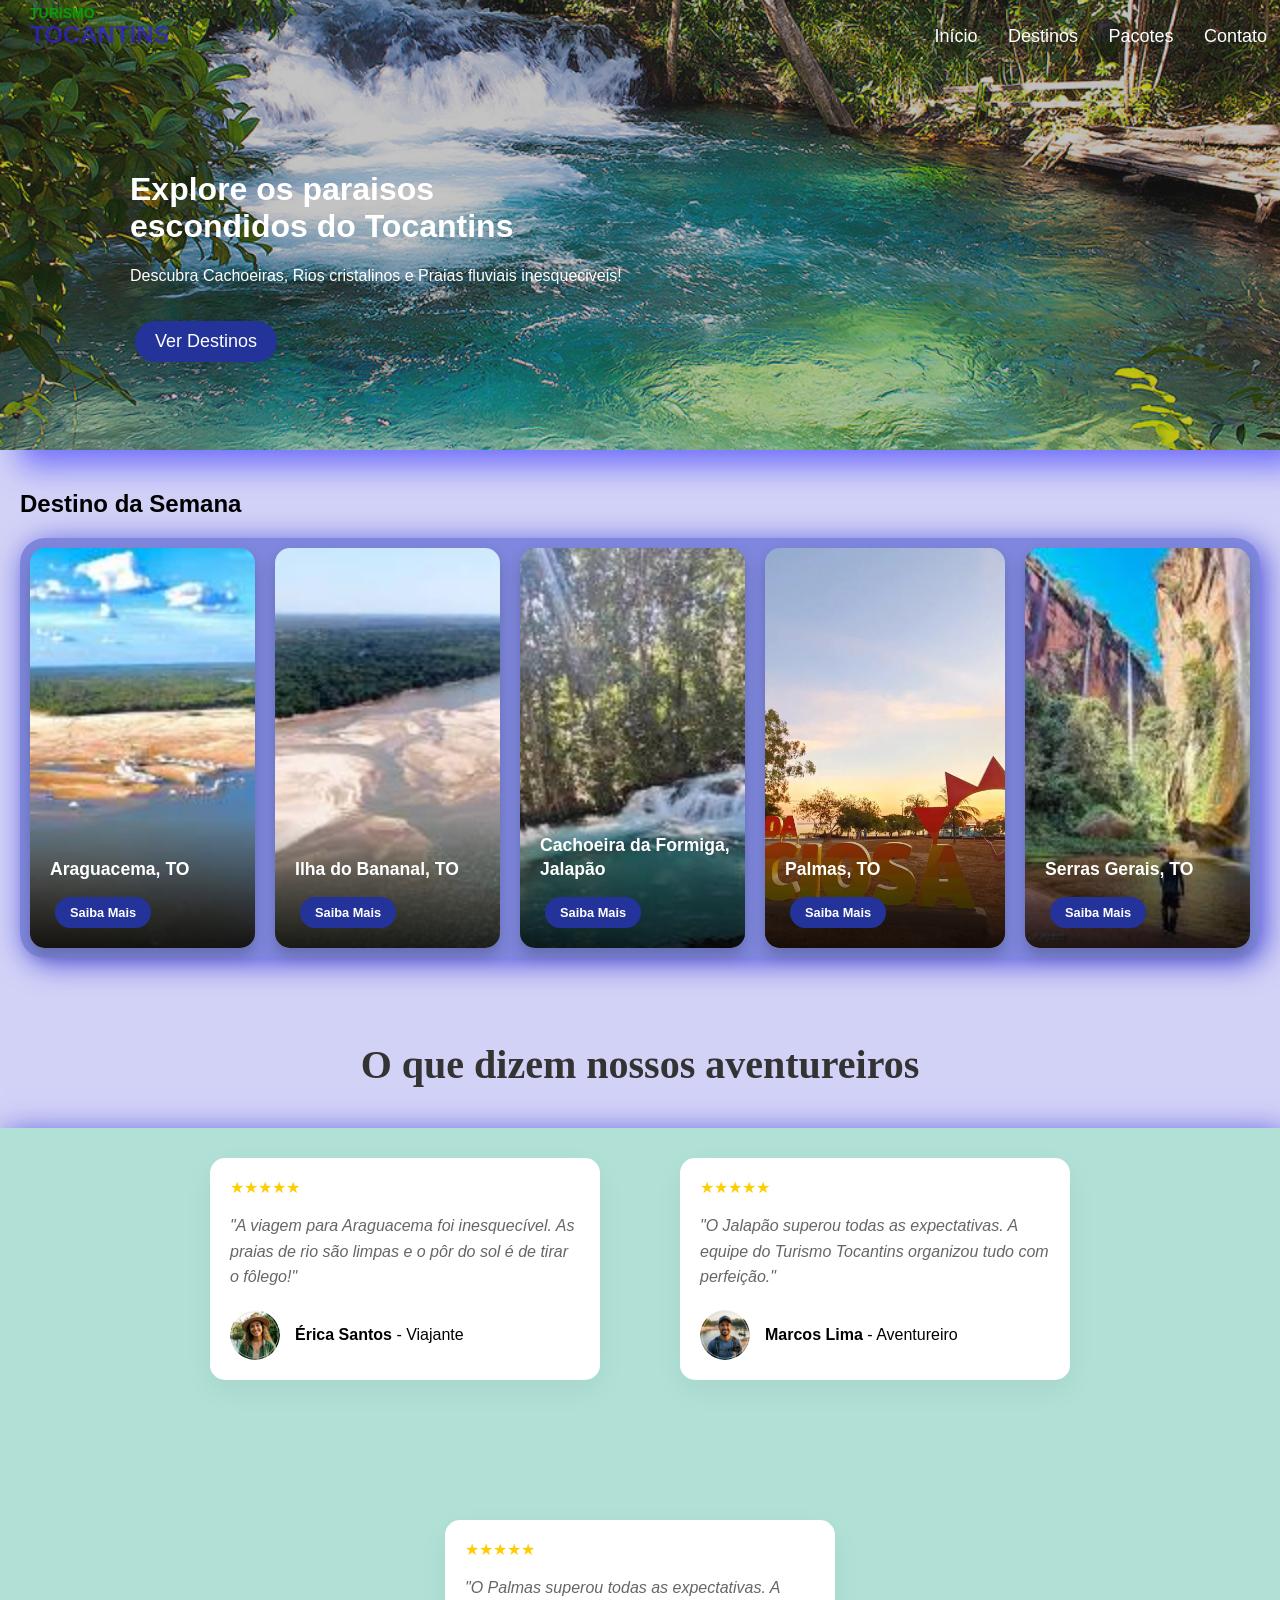
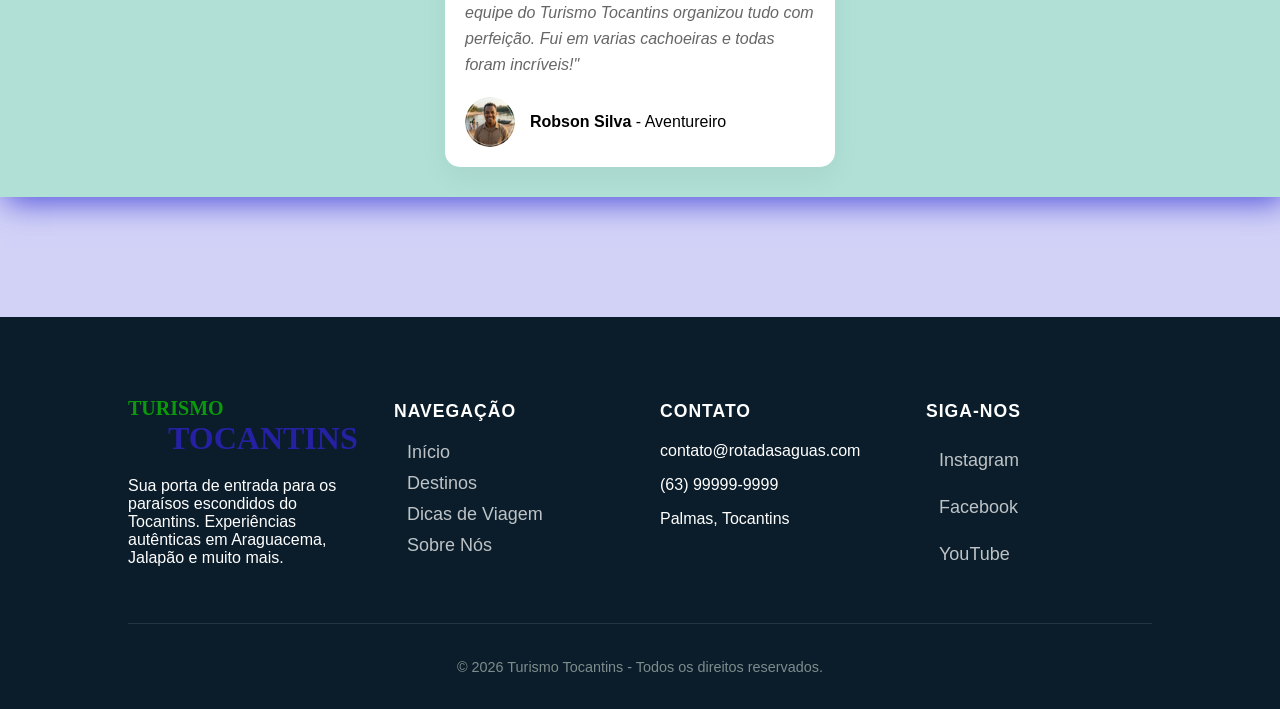
<file: index.html>
<!DOCTYPE html>
<html lang="en">

<head>
    <meta charset="UTF-8">
    <meta name="viewport" content="width=device-width, initial-scale=1.0">
    <link rel="stylesheet" href="CSS/Style.CSS">
    <title>Turismo Tocantins</title>
</head>

<body>
    
    <div class="Cabecario">
        <img src="Img/1d64be2c4c68d1dbaa2457e0d73cc361.png" alt="" class="img-fundo">
        <div class="Titulo">
            <p>TURISMO
            <h1>TOCANTINS</h1>
            </p>
        </div>
        <div class="logo">
            <div class="Texto-cabecario">
                <h1>Explore os paraisos<br>escondidos do Tocantins </h1>
                <p>Descubra Cachoeiras, Rios cristalinos e Praias fluviais inesqueciveis!</p>
                <a href="#" class="btn-cabecario">Ver Destinos</a>
            </div>
        </div>

        <nav class="menu">
            <ul>
                <a href="#">Início</a>
                <a href="#">Destinos</a>
                <a href="#">Pacotes</a>
                <a href="#">Contato</a>
            </ul>
        </nav>
    </div>

    
    <div class="Destaques">
        <div class="cards">
            <section class="destino-semana">
                <h1 class="Titulo-destaque">Destino da Semana</h1>

                <div class="cards-container">

                    <article class="card-destino">
                        <img src="Img/Araguacema/images.jpg" alt="Araguacema, TO">
                        <div class="card-overlay">
                            <h3>Araguacema, TO</h3>
                            <a href="Paginas/Araguacema.html" class="btn-saiba-mais">Saiba Mais</a>
                        </div>
                    </article>

                    <article class="card-destino">
                        <img src="Img/Ilha do Bananal/images.jpg" alt="Ilha do Bananal">
                        <div class="card-overlay">
                            <h3>Ilha do Bananal, TO</h3>
                            <a href="Paginas/Ilha do Bananal.html" class="btn-saiba-mais">Saiba Mais</a>
                        </div>
                    </article>

                    <article class="card-destino">
                        <img src="Img/Jalapão/Cachoeira da Formiga/images.jpg" alt="Cachoeira da Formiga, Jalapão">
                        <div class="card-overlay">
                            <h3>Cachoeira da Formiga, Jalapão</h3>
                            <a href="Paginas/Jalapão.html" class="btn-saiba-mais">Saiba Mais</a>
                        </div>
                    </article>

                    <article class="card-destino">
                        <img src="Img/Palmas/20230703_1345241-1024x768.webp" alt="Palmas, TO">
                        <div class="card-overlay">
                            <h3>Palmas, TO</h3>
                            <a href="Paginas/Palmas.html" class="btn-saiba-mais">Saiba Mais</a>
                        </div>
                    </article>

                    <article class="card-destino">
                        <img src="Img/Serras Gerais/images.jpg" alt="Serras Gerais, TO">
                        <div class="card-overlay">
                            <h3>Serras Gerais, TO</h3>
                            <a href="Paginas/Serras Gerais.html" class="btn-saiba-mais">Saiba Mais</a>
                        </div>
                    </article>

                </div>

            </section>
        </div>
    </div>
    
    <div class="depoimentos-section">
        <section class="depoimentos">
            <h2 class="titulo-secao">O que dizem nossos aventureiros</h2>

            <div class="depoimentos-container">
                <div class="depoimento-card">
                    <div class="estrelas">★★★★★</div>
                    <p>"A viagem para Araguacema foi inesquecível. As praias de rio são limpas e o pôr do sol é de
                        tirar o fôlego!"</p>
                    <div class="cliente">
                        <img src="Img/Personas/Erika.jpg" alt="Foto de Érica">
                        <span><strong>Érica Santos</strong> - Viajante</span>
                    </div>
                </div>

                <div class="depoimento-card">
                    <div class="estrelas">★★★★★</div>
                    <p>"O Jalapão superou todas as expectativas. A equipe do Turismo Tocantins organizou tudo com
                        perfeição."</p>
                    <div class="cliente">
                        <img src="Img/Personas/Marcos.jpg" alt="Foto de Marcos">
                        <span><strong>Marcos Lima</strong> - Aventureiro</span>
                    </div>
                </div>

                <div class="depoimento-card">
                    <div class="estrelas">★★★★★</div>
                    <p>"O Palmas superou todas as expectativas. A equipe do Turismo Tocantins organizou tudo com
                        perfeição. Fui em varias cachoeiras e todas foram incríveis!"</p>
                    <div class="cliente">
                        <img src="Img/Personas/Robson.jpg" alt="Foto de Robson">
                        <span><strong>Robson Silva</strong> - Aventureiro</span>
                    </div>
                </div>
            </div>
        </section>
    </div>

    
    <footer class="rodape-principal">
        <div class="rodape-container">

            <div class="rodape-coluna">
                <h3 class="logo-rodape">TURISMO <br><span>TOCANTINS</span></h3>
                <p>Sua porta de entrada para os paraísos escondidos do Tocantins. Experiências autênticas em Araguacema,
                    Jalapão e muito mais.</p>
            </div>

            <div class="rodape-coluna">
                <h4>Navegação</h4>
                <ul>
                    <li><a href="#">Início</a></li>
                    <li><a href="#">Destinos</a></li>
                    <li><a href="#">Dicas de Viagem</a></li>
                    <li><a href="#">Sobre Nós</a></li>
                </ul>
            </div>

            <div class="rodape-coluna">
                <h4>Contato</h4>
                <p> contato@rotadasaguas.com</p>
                <p> (63) 99999-9999</p>
                <p> Palmas, Tocantins</p>
            </div>

            <div class="rodape-coluna">
                <h4>Siga-nos</h4>
                <div class="redes-sociais">
                    <a href="#">Instagram</a>
                    <a href="#">Facebook</a>
                    <a href="#">YouTube</a>
                </div>
            </div>
        </div>

        <div class="rodape-direitos">
            <p>&copy; 2026 Turismo Tocantins - Todos os direitos reservados.</p>
        </div>
    </footer>
</body>

</html>
</file>
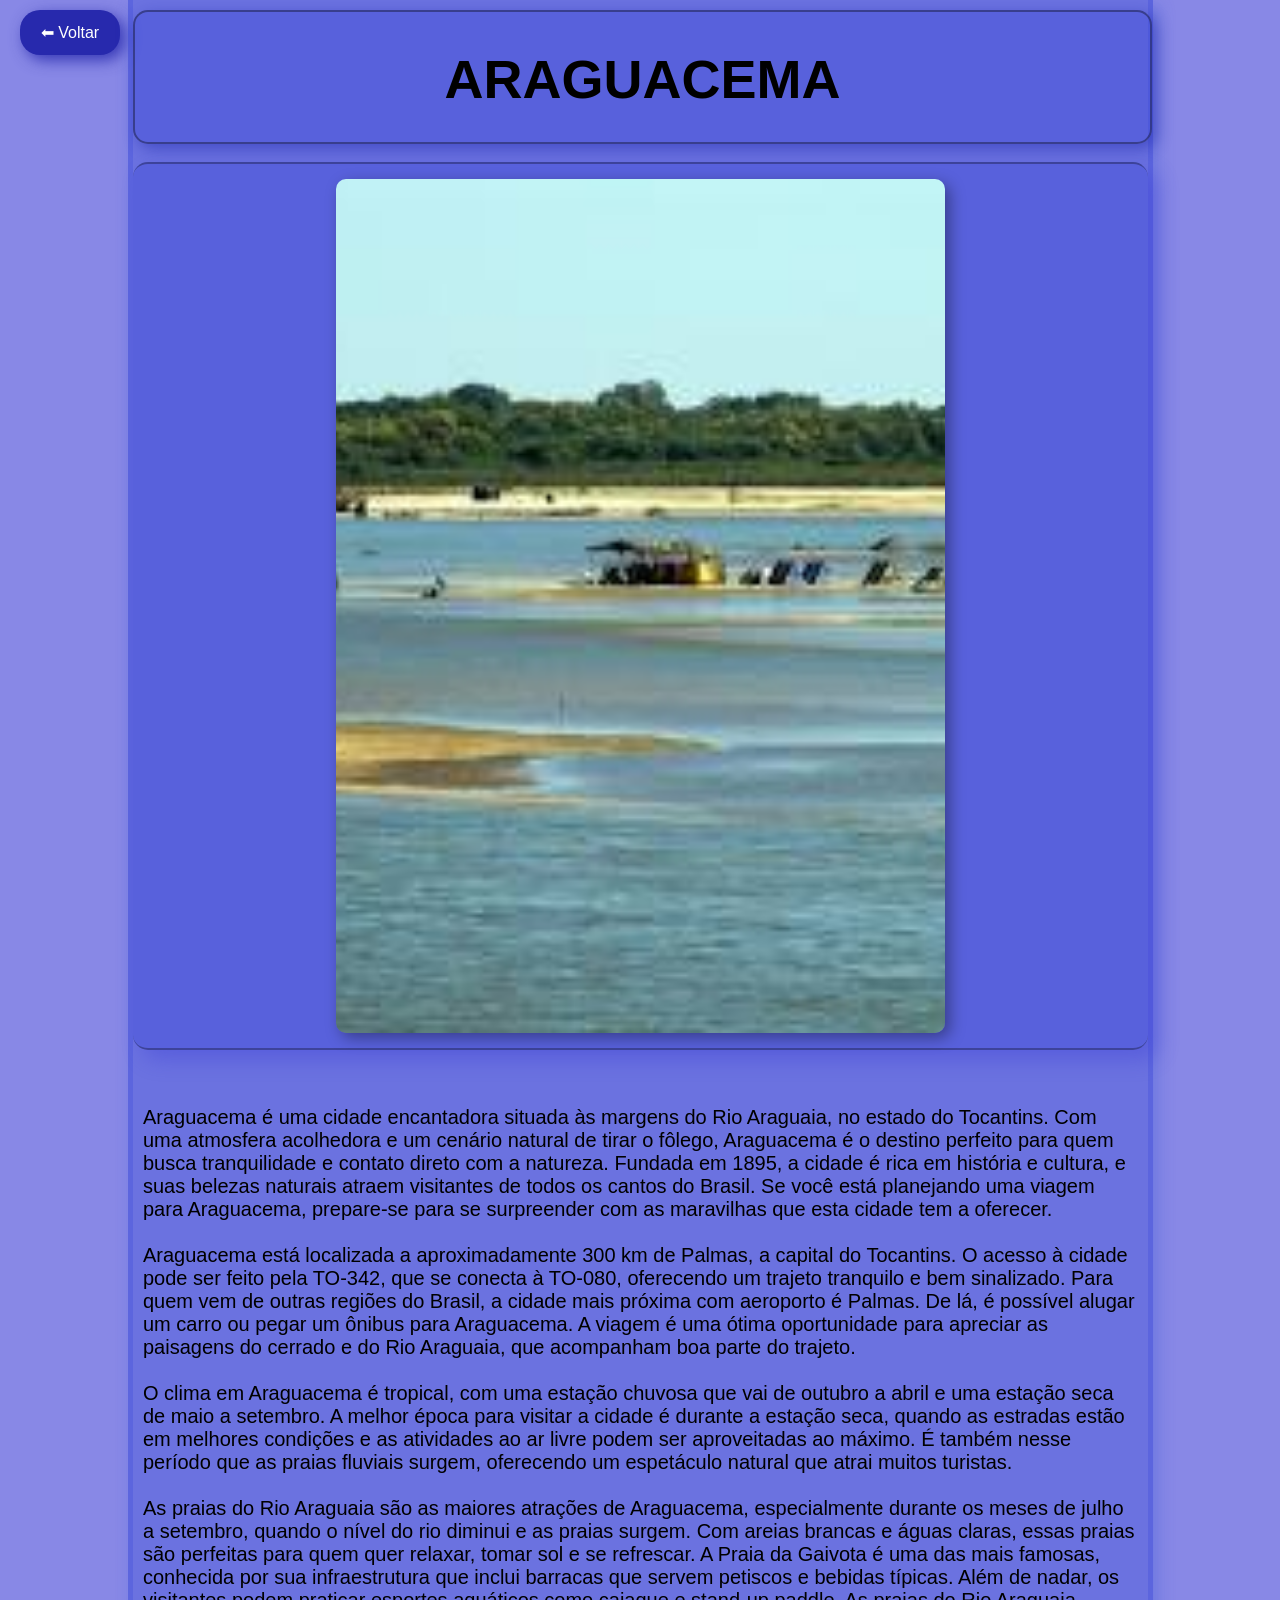
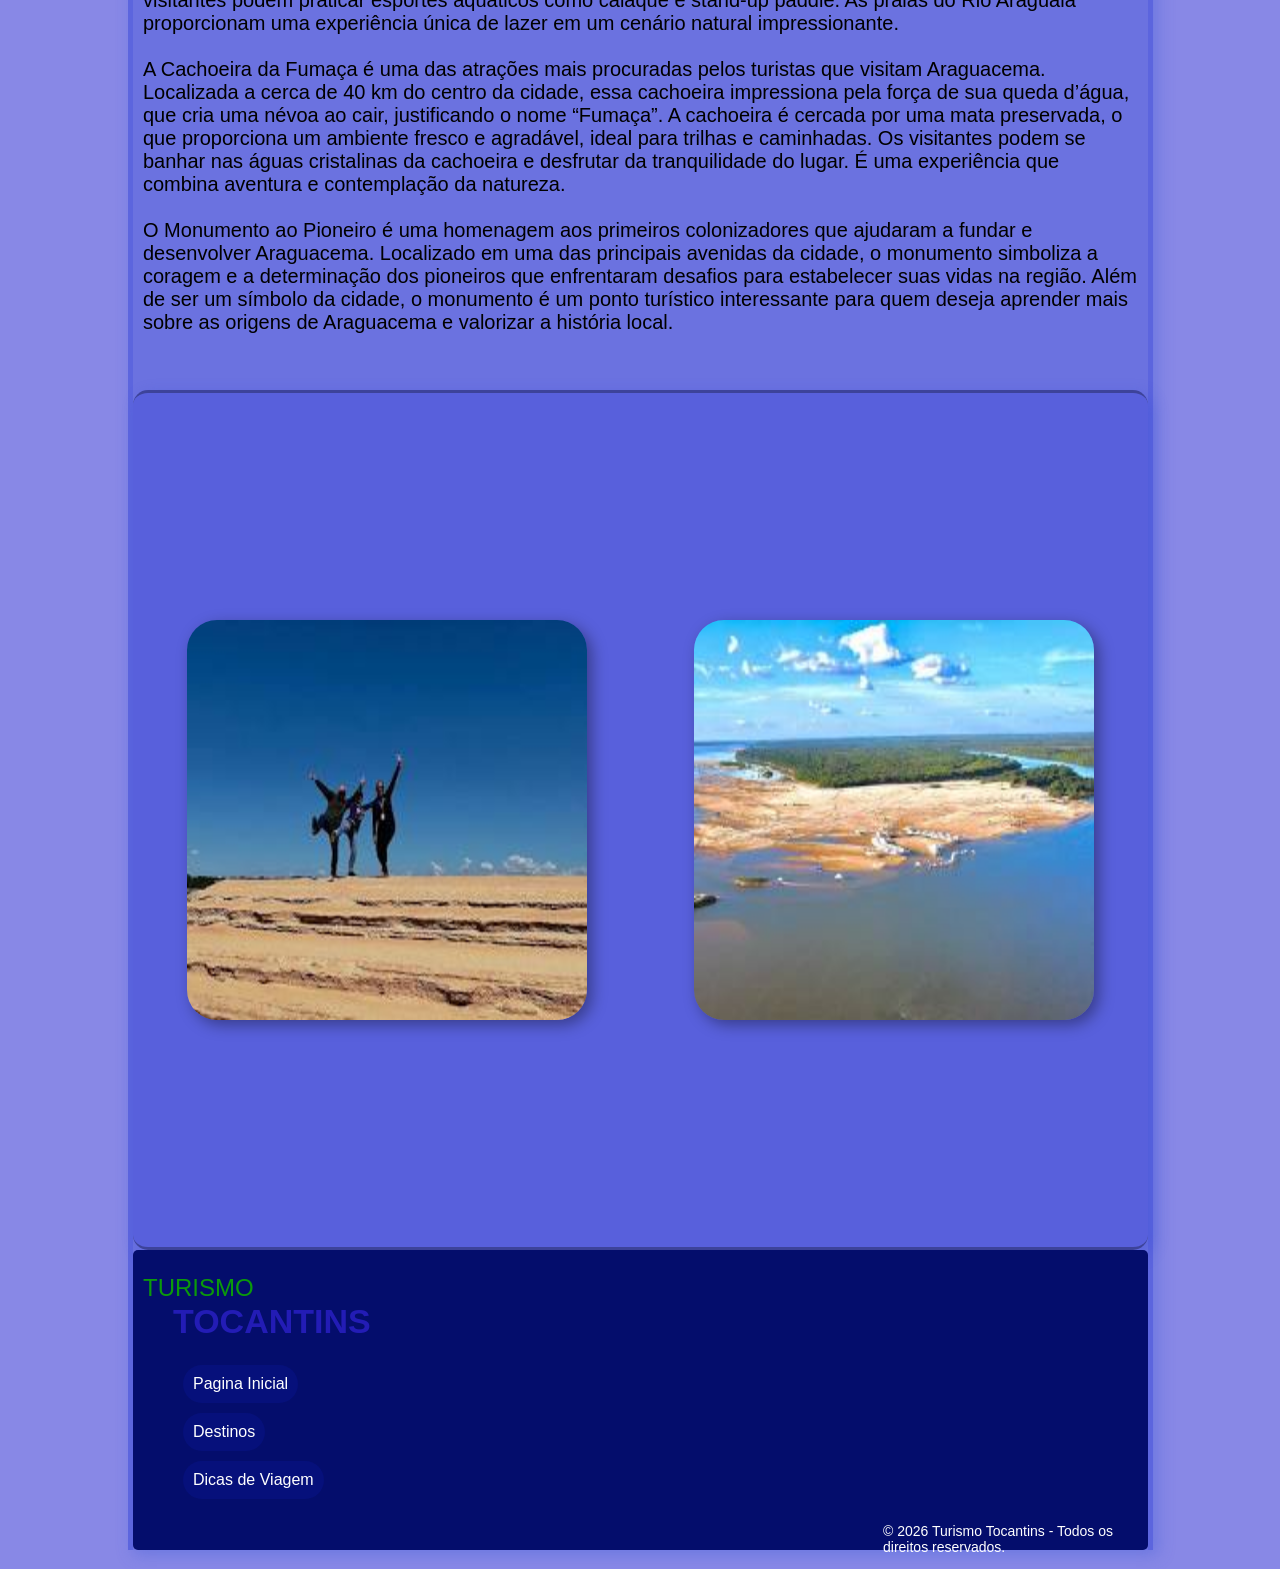
<file: Paginas/Araguacema.html>
<!DOCTYPE html>
<html lang="en">

<head>
    <meta charset="UTF-8">
    <meta name="viewport" content="width=device-width, initial-scale=1.0">
    <title>Araguacema</title>
    <link rel="stylesheet" href="CSS/Style.CSS">
</head>

<body>

    <div>

        <div class="esquerda">
            <a href="../index.html" class="Voltar">⬅ Voltar</a>
        </div>

        <div class="meio">
            <div class="jalapa">
                <h1>ARAGUACEMA</h1>
            </div>
            <br>
            <div class="imagem1">
                <img src="Img/Araguacema/images3.jpg" alt="" class="img-destaque">
            </div>
            <br><br>
            <p>Araguacema é uma cidade encantadora situada às margens do Rio Araguaia, no estado do Tocantins. Com uma
                atmosfera acolhedora e um cenário natural de tirar o fôlego, Araguacema é o destino perfeito para quem
                busca tranquilidade e contato direto com a natureza. Fundada em 1895, a cidade é rica em história e
                cultura, e suas belezas naturais atraem visitantes de todos os cantos do Brasil. Se você está planejando
                uma viagem para Araguacema, prepare-se para se surpreender com as maravilhas que esta cidade tem a
                oferecer.
                <br><br>
                Araguacema está localizada a aproximadamente 300 km de Palmas, a capital do Tocantins. O acesso à cidade
                pode ser feito pela TO-342, que se conecta à TO-080, oferecendo um trajeto tranquilo e bem sinalizado.
                Para quem vem de outras regiões do Brasil, a cidade mais próxima com aeroporto é Palmas. De lá, é
                possível alugar um carro ou pegar um ônibus para Araguacema. A viagem é uma ótima oportunidade para
                apreciar as paisagens do cerrado e do Rio Araguaia, que acompanham boa parte do trajeto.
                <br><br>
                O clima em Araguacema é tropical, com uma estação chuvosa que vai de outubro a abril e uma estação seca
                de maio a setembro. A melhor época para visitar a cidade é durante a estação seca, quando as estradas
                estão em melhores condições e as atividades ao ar livre podem ser aproveitadas ao máximo. É também nesse
                período que as praias fluviais surgem, oferecendo um espetáculo natural que atrai muitos turistas.
                <br><br>
                As praias do Rio Araguaia são as maiores atrações de Araguacema, especialmente durante os meses de julho
                a setembro, quando o nível do rio diminui e as praias surgem. Com areias brancas e águas claras, essas
                praias são perfeitas para quem quer relaxar, tomar sol e se refrescar. A Praia da Gaivota é uma das mais
                famosas, conhecida por sua infraestrutura que inclui barracas que servem petiscos e bebidas típicas.
                Além de nadar, os visitantes podem praticar esportes aquáticos como caiaque e stand-up paddle. As praias
                do Rio Araguaia proporcionam uma experiência única de lazer em um cenário natural impressionante.
                <br><br>
                A Cachoeira da Fumaça é uma das atrações mais procuradas pelos turistas que visitam Araguacema.
                Localizada a cerca de 40 km do centro da cidade, essa cachoeira impressiona pela força de sua queda
                d’água, que cria uma névoa ao cair, justificando o nome “Fumaça”. A cachoeira é cercada por uma mata
                preservada, o que proporciona um ambiente fresco e agradável, ideal para trilhas e caminhadas. Os
                visitantes podem se banhar nas águas cristalinas da cachoeira e desfrutar da tranquilidade do lugar. É
                uma experiência que combina aventura e contemplação da natureza.
                <br><br>
                O Monumento ao Pioneiro é uma homenagem aos primeiros colonizadores que ajudaram a fundar e desenvolver
                Araguacema. Localizado em uma das principais avenidas da cidade, o monumento simboliza a coragem e a
                determinação dos pioneiros que enfrentaram desafios para estabelecer suas vidas na região. Além de ser
                um símbolo da cidade, o monumento é um ponto turístico interessante para quem deseja aprender mais sobre
                as origens de Araguacema e valorizar a história local.
            </p>
            <br><br>
            <div class="imagem">
                <img src="Img/Araguacema/images2.jpg" alt="">
                <img src="Img/Araguacema/images.jpg" alt="">
            </div>

            <div class="rodape">
                <div class="turismo">
                    <p>TURISMO <br><b>TOCANTINS</b></p>
                </div>

                <a href="../index.html">Pagina Inicial</a>
                <a href="#">Destinos</a>
                <a href="#" class="dicas">Dicas de Viagem</a>

                <div class="copy">
                    <p>&copy; 2026 Turismo Tocantins - Todos os direitos reservados.</p>
                </div>
            </div>
        </div>


        <div class="direita">

        </div>
    </div>
</body>

</html>
</file>
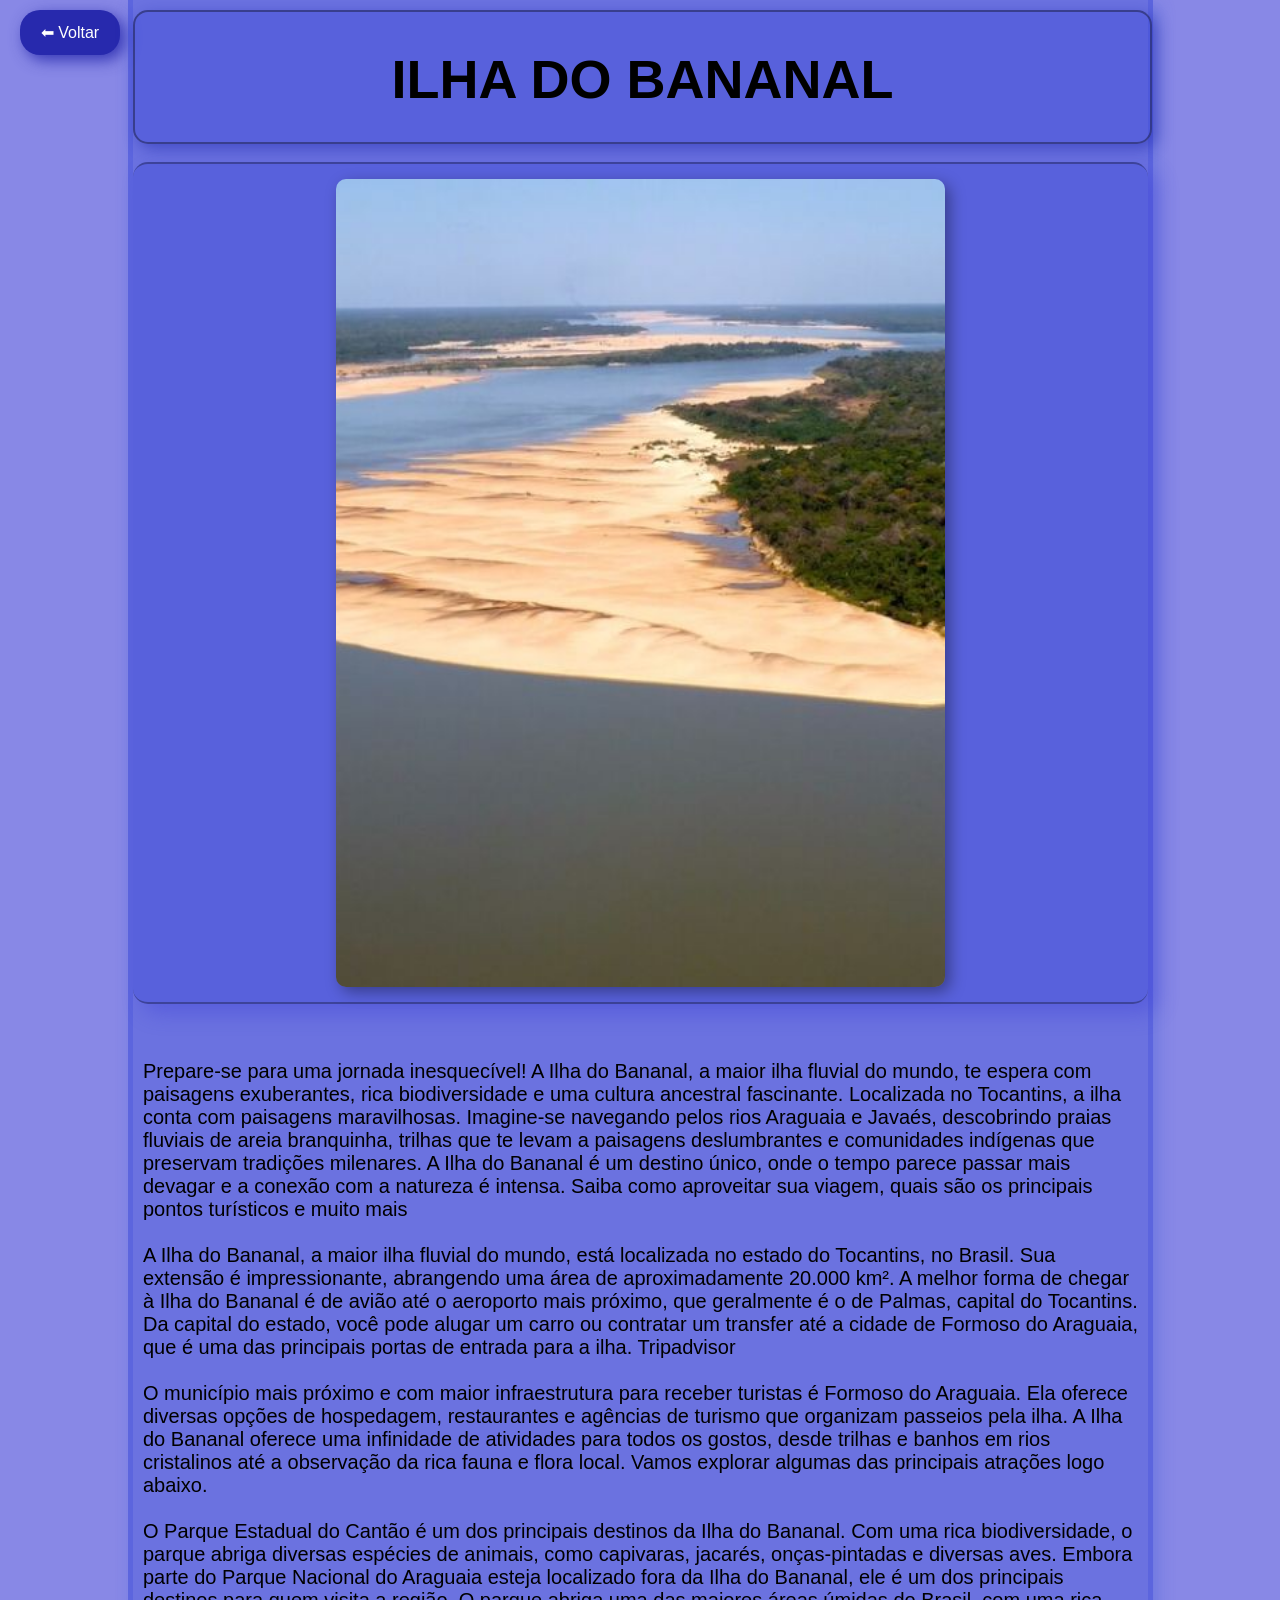
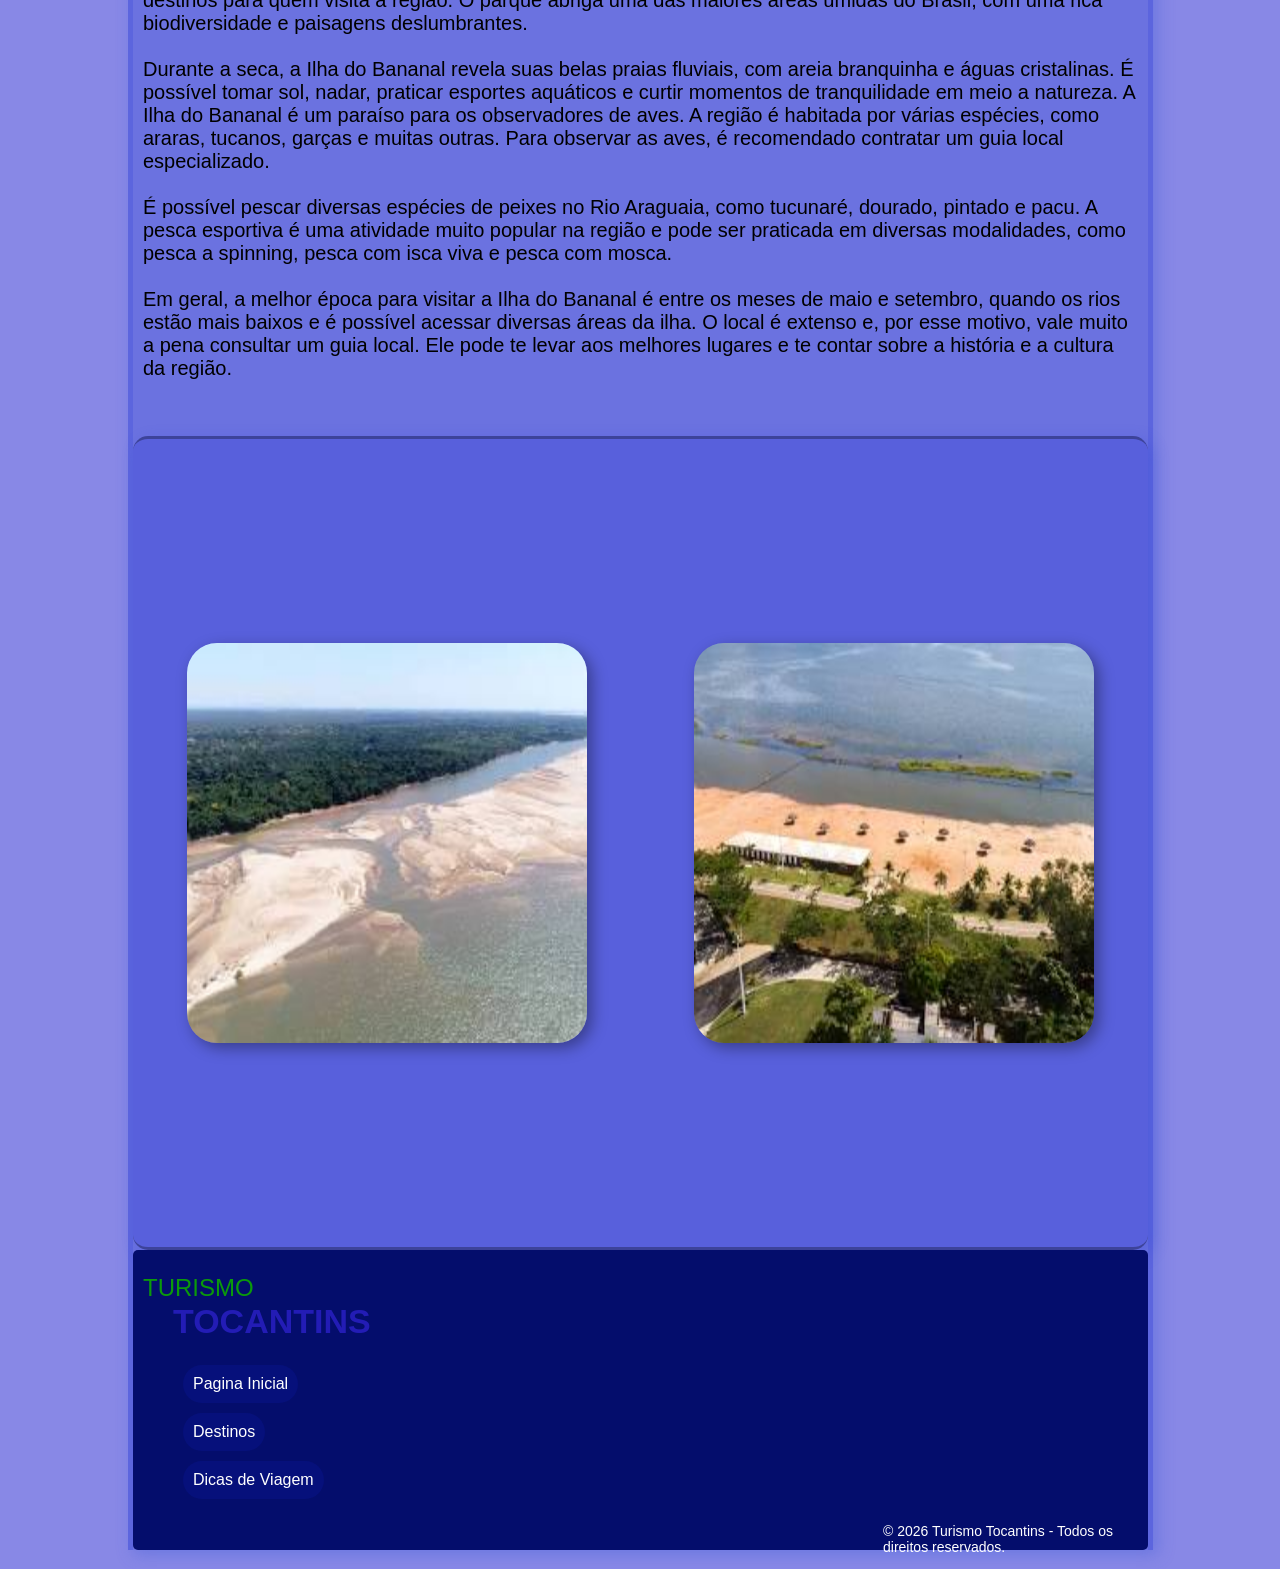
<file: Paginas/Ilha do Bananal.html>
<!DOCTYPE html>
<html lang="en">

<head>
    <meta charset="UTF-8">
    <meta name="viewport" content="width=device-width, initial-scale=1.0">
    <title>ILHA DO BANANAL</title>
    <link rel="stylesheet" href="CSS/Style.CSS">
</head>

<body>

    <div>

        <div class="esquerda">
            <a href="../index.html" class="Voltar">⬅ Voltar</a>
        </div>

        <div class="meio">
            <div class="jalapa">
                <h1>ILHA DO BANANAL</h1>
            </div>
            <br>
            <div class="imagem1">
                <img src="Img/Ilha do Bananal/parque-estadual-do-cantao.jpg" alt="" class="img-destaque">
            </div>
            <br><br>
            <p>Prepare-se para uma jornada inesquecível! A Ilha do Bananal, a maior ilha fluvial do mundo, te espera com
                paisagens exuberantes, rica biodiversidade e uma cultura ancestral fascinante. Localizada no Tocantins,
                a ilha conta com paisagens maravilhosas.
                Imagine-se navegando pelos rios Araguaia e Javaés, descobrindo praias fluviais de areia branquinha,
                trilhas que te levam a paisagens deslumbrantes e comunidades indígenas que preservam tradições
                milenares.
                A Ilha do Bananal é um destino único, onde o tempo parece passar mais devagar e a conexão com a natureza
                é intensa. Saiba como aproveitar sua viagem, quais são os principais pontos turísticos e muito mais
                <br><br>
                A Ilha do Bananal, a maior ilha fluvial do mundo, está localizada no estado do Tocantins, no Brasil. Sua
                extensão é impressionante, abrangendo uma área de aproximadamente 20.000 km².
                A melhor forma de chegar à Ilha do Bananal é de avião até o aeroporto mais próximo, que geralmente é o
                de Palmas, capital do Tocantins. Da capital do estado, você pode alugar um carro ou contratar um
                transfer até a cidade de Formoso do Araguaia, que é uma das principais portas de entrada para a ilha.
                Tripadvisor
                <br><br>
                O município mais próximo e com maior infraestrutura para receber turistas é Formoso do Araguaia. Ela
                oferece diversas opções de hospedagem, restaurantes e agências de turismo que organizam passeios pela
                ilha.
                A Ilha do Bananal oferece uma infinidade de atividades para todos os gostos, desde trilhas e banhos em
                rios cristalinos até a observação da rica fauna e flora local. Vamos explorar algumas das principais
                atrações logo abaixo.
                <br><br>
                O Parque Estadual do Cantão é um dos principais destinos da Ilha do Bananal. Com uma rica
                biodiversidade, o parque abriga diversas espécies de animais, como capivaras, jacarés, onças-pintadas e
                diversas aves.
                Embora parte do Parque Nacional do Araguaia esteja localizado fora da Ilha do Bananal, ele é um dos
                principais destinos para quem visita a região. O parque abriga uma das maiores áreas úmidas do Brasil,
                com uma rica biodiversidade e paisagens deslumbrantes.
                <br><br>
                Durante a seca, a Ilha do Bananal revela suas belas praias fluviais, com areia branquinha e águas
                cristalinas. É possível tomar sol, nadar, praticar esportes aquáticos e curtir momentos de tranquilidade
                em meio a natureza.
                A Ilha do Bananal é um paraíso para os observadores de aves. A região é habitada por várias espécies,
                como araras, tucanos, garças e muitas outras. Para observar as aves, é recomendado contratar um guia
                local especializado.
                <br><br>
                É possível pescar diversas espécies de peixes no Rio Araguaia, como tucunaré, dourado, pintado e pacu.
                A pesca esportiva é uma atividade muito popular na região e pode ser praticada em diversas modalidades,
                como pesca a spinning, pesca com isca viva e pesca com mosca.
                <br><br>
                Em geral, a melhor época para visitar a Ilha do Bananal é entre os meses de maio e setembro, quando os
                rios estão mais baixos e é possível acessar diversas áreas da ilha.
                O local é extenso e, por esse motivo, vale muito a pena consultar um guia local. Ele pode te levar aos
                melhores lugares e te contar sobre a história e a cultura da região.
            </p>
            <br><br>
            <div class="imagem">
                <img src="Img/Ilha do Bananal/images.jpg" alt="">
                <img src="Img/Ilha do Bananal/images2.jpg" alt="">
            </div>

            <div class="rodape">
                <div class="turismo">
                    <p>TURISMO <br><b>TOCANTINS</b></p>
                </div>

                <a href="../index.html">Pagina Inicial</a>
                <a href="#">Destinos</a>
                <a href="#" class="dicas">Dicas de Viagem</a>

                <div class="copy">
                    <p>&copy; 2026 Turismo Tocantins - Todos os direitos reservados.</p>
                </div>
            </div>
        </div>


        <div class="direita">

        </div>
    </div>
</body>

</html>
</file>
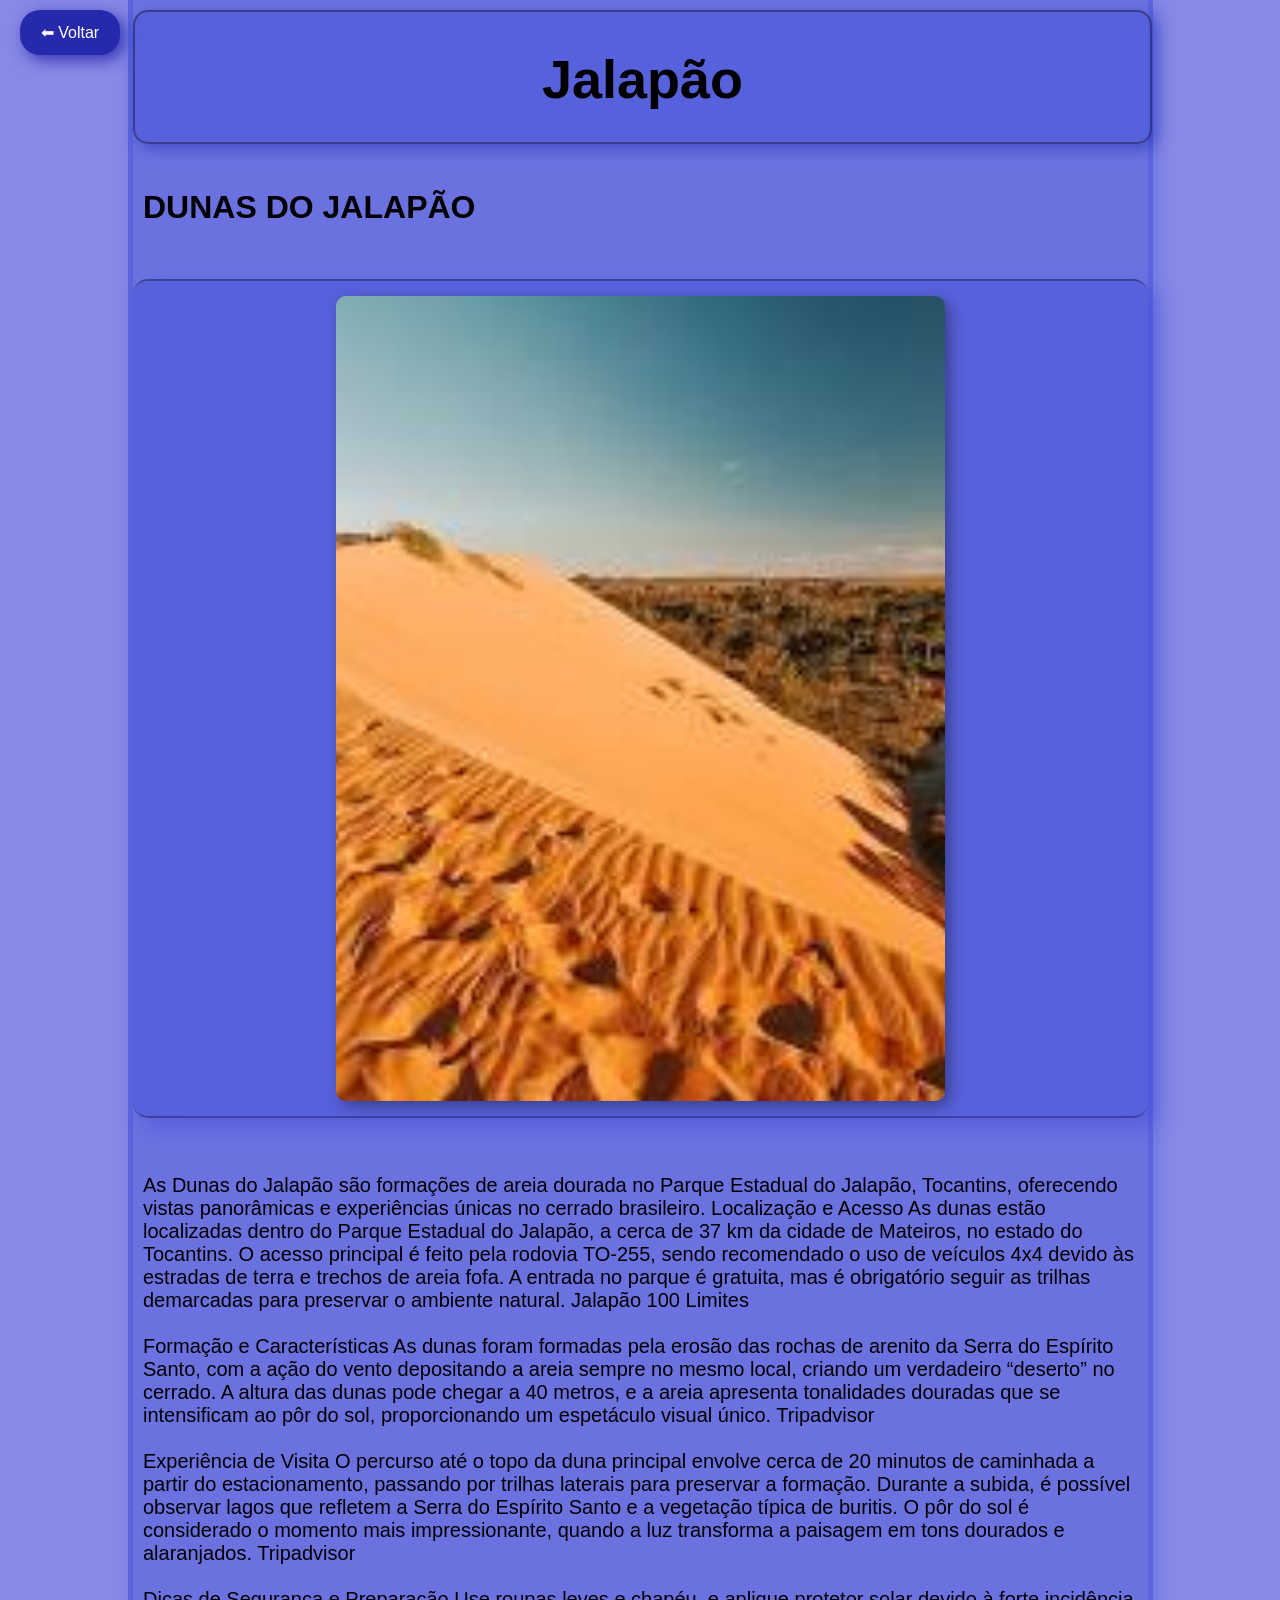
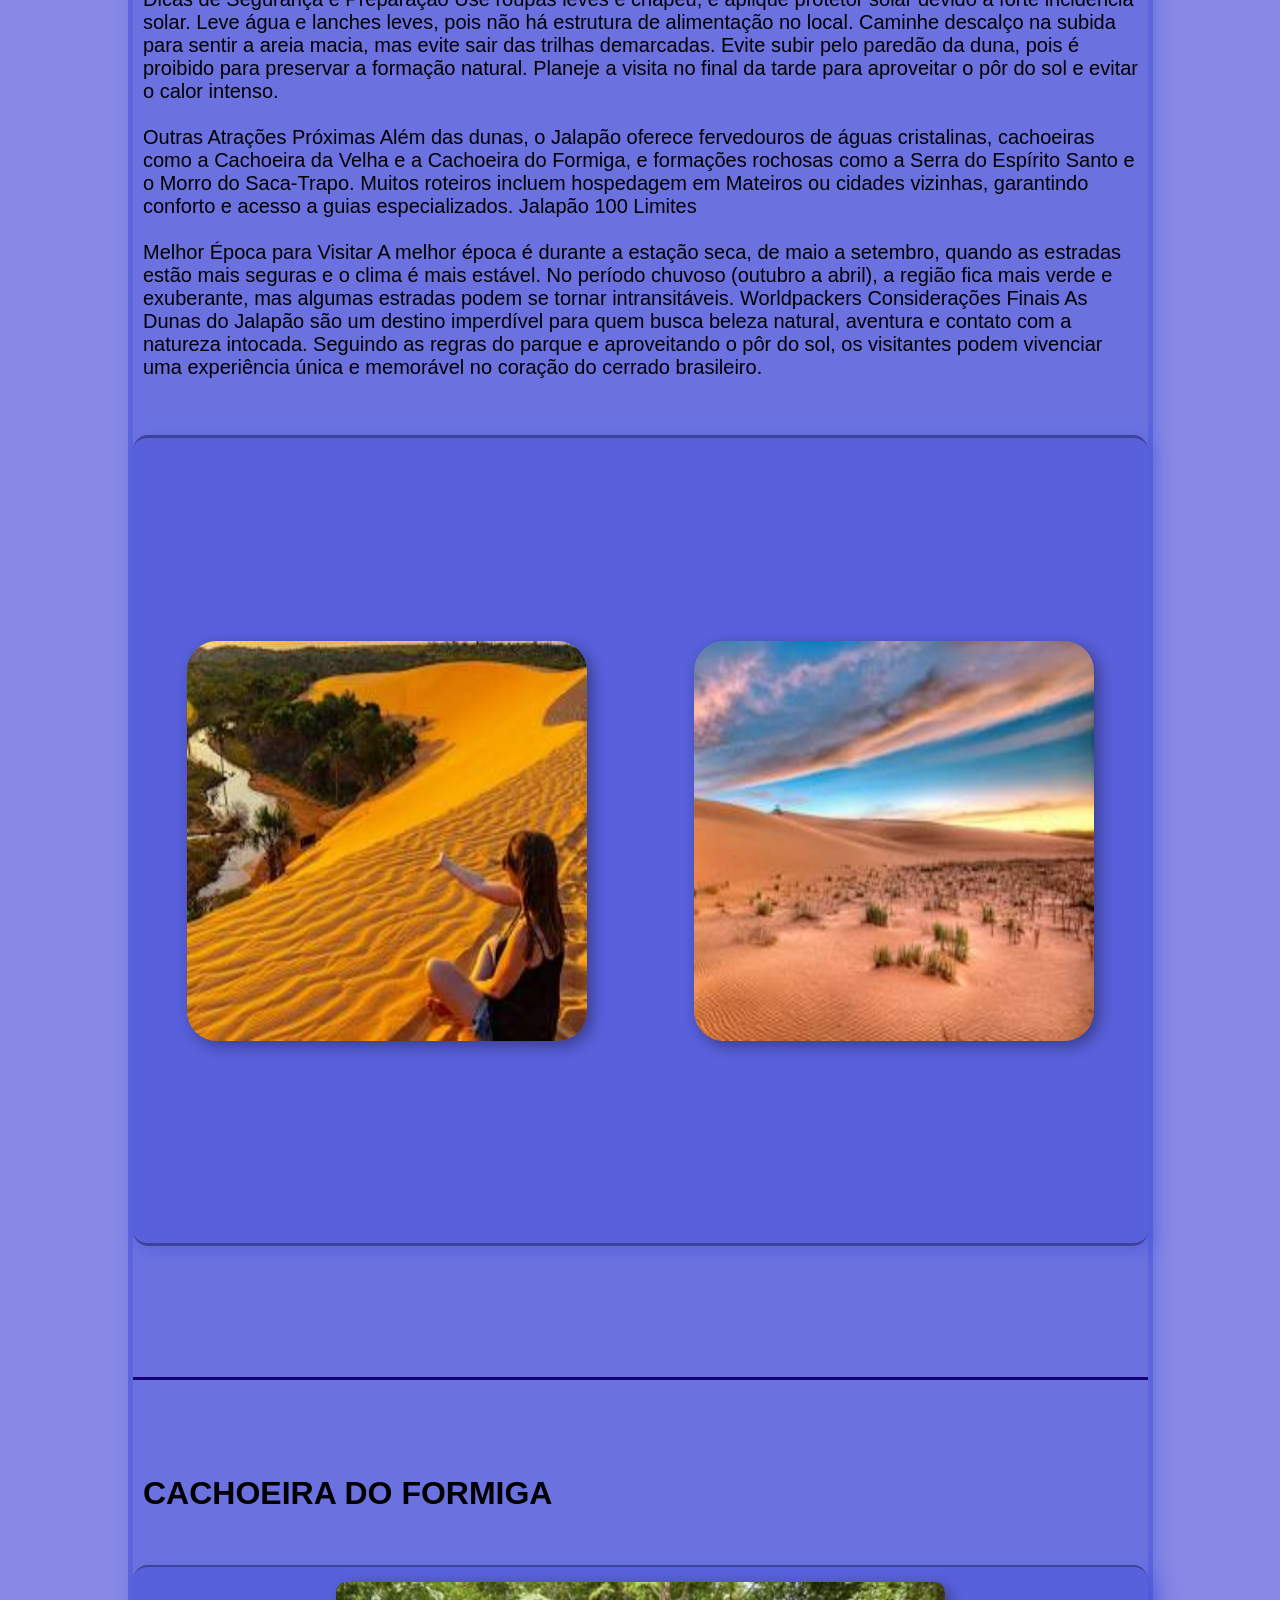
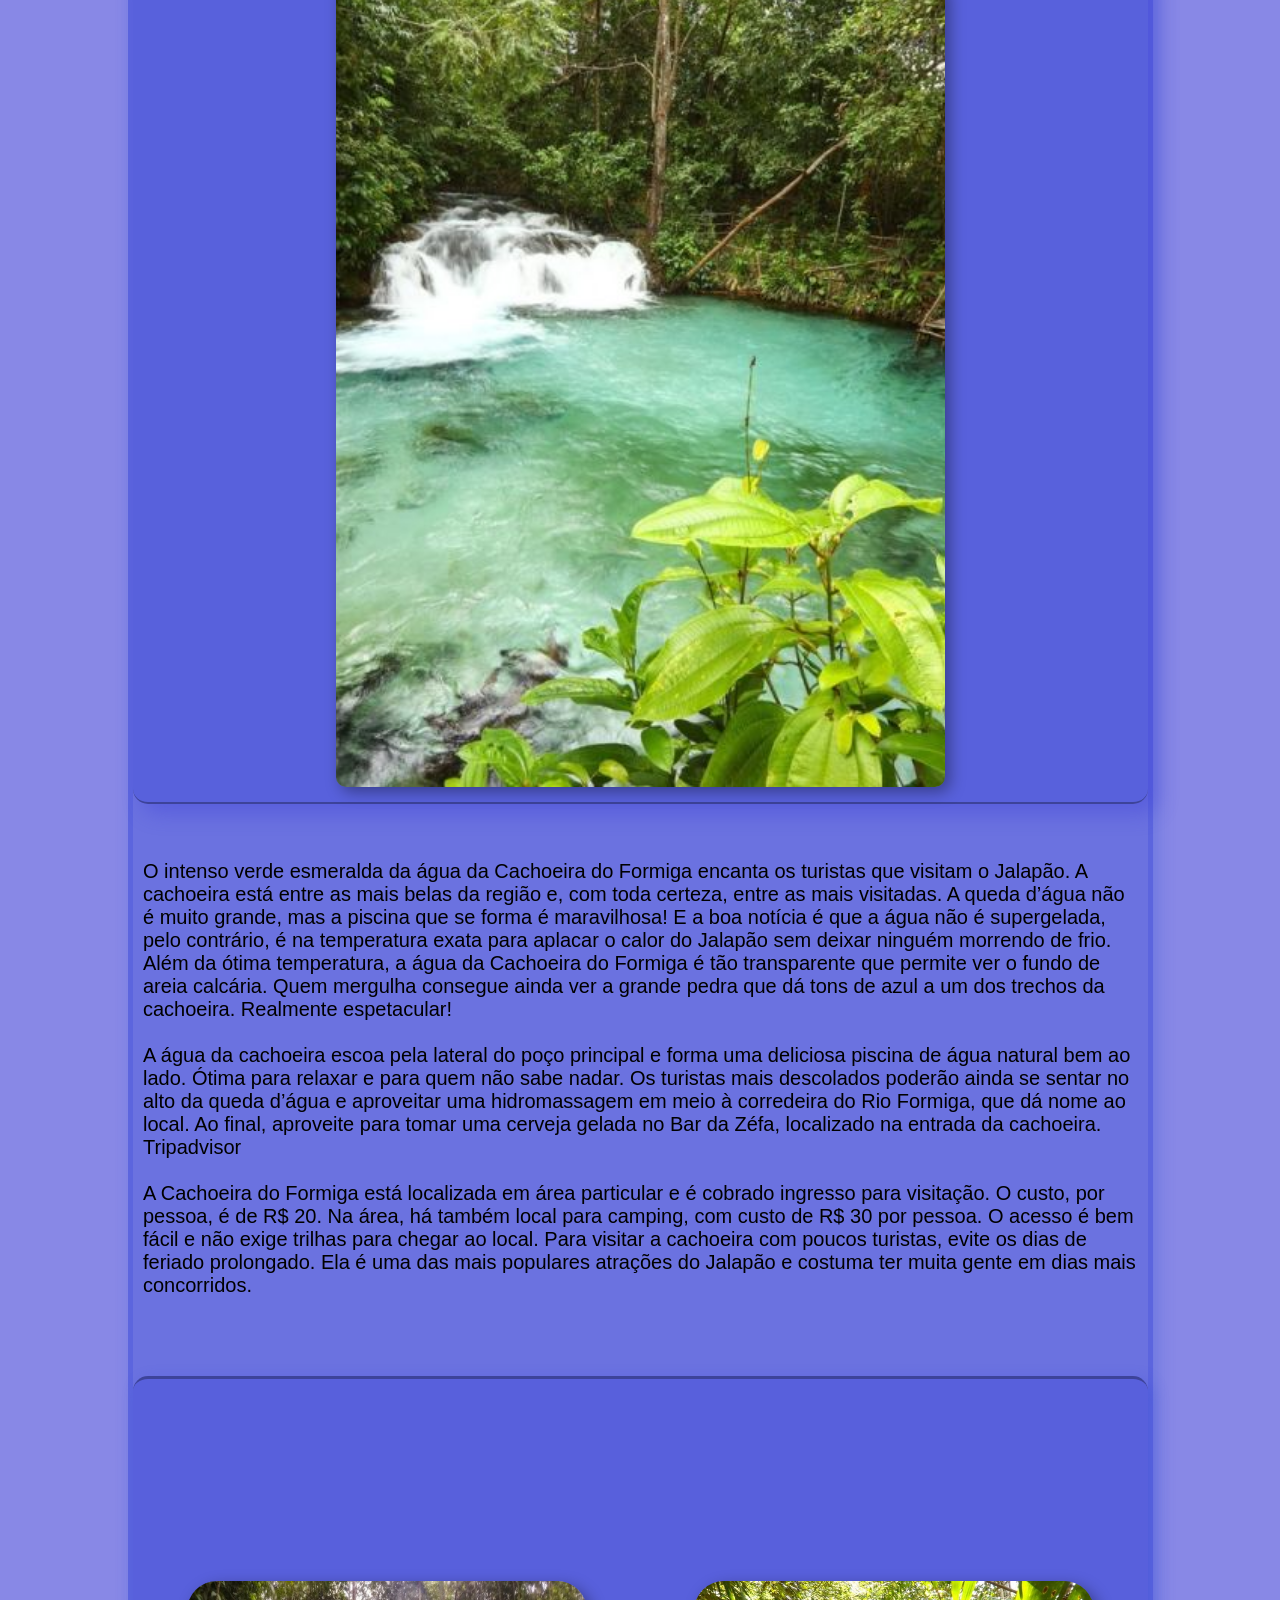
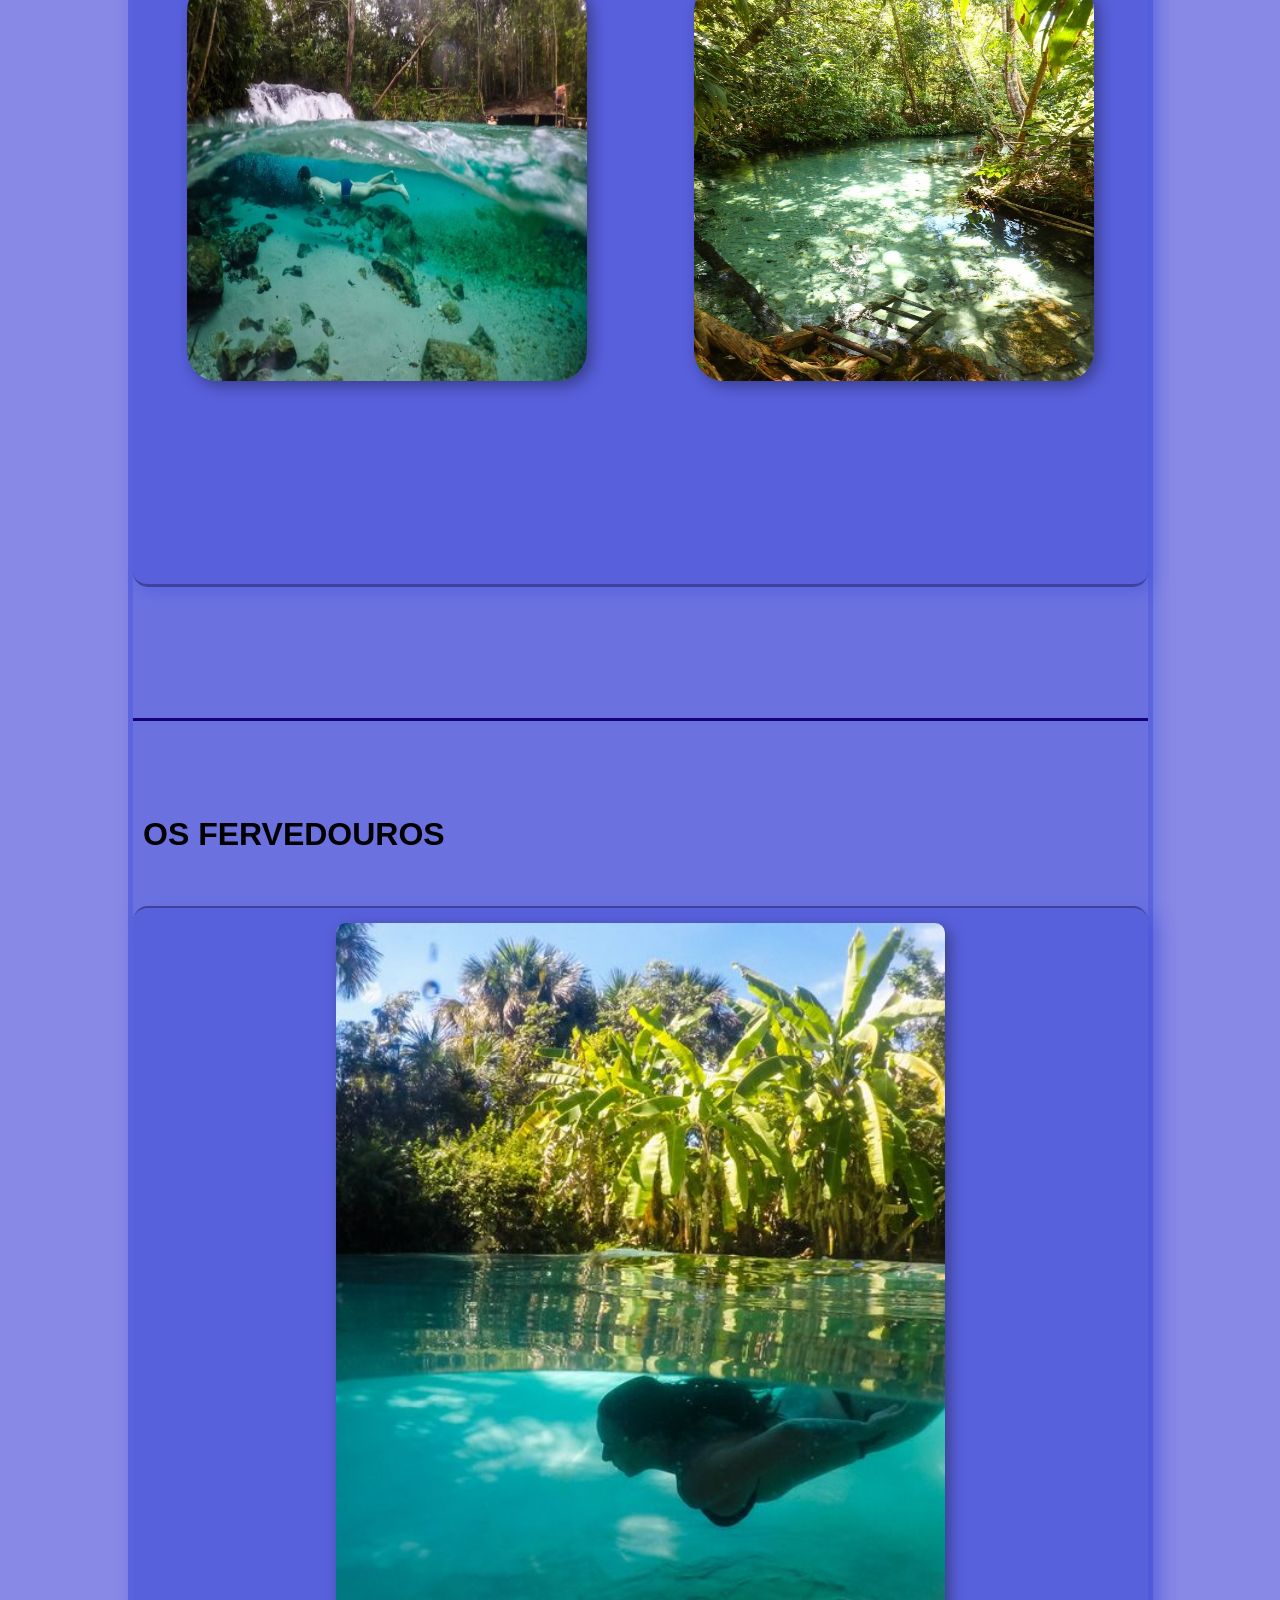
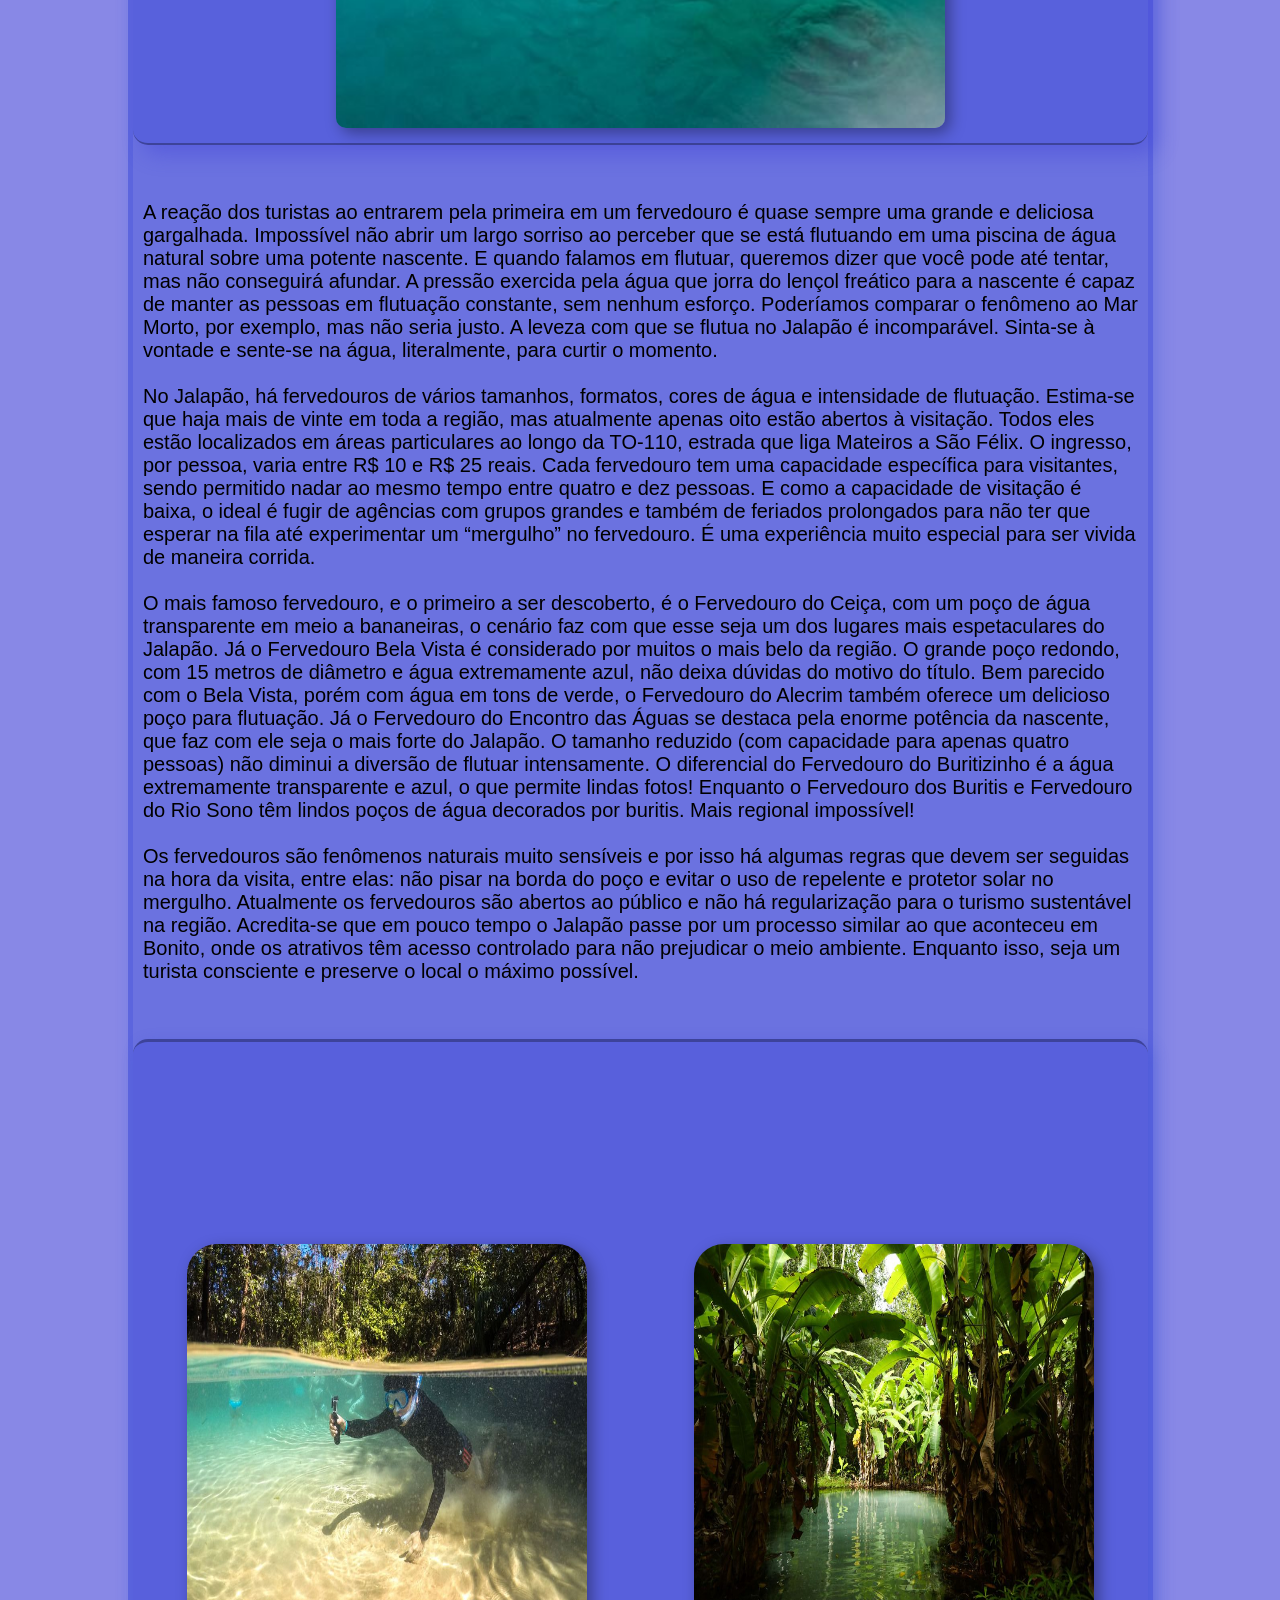
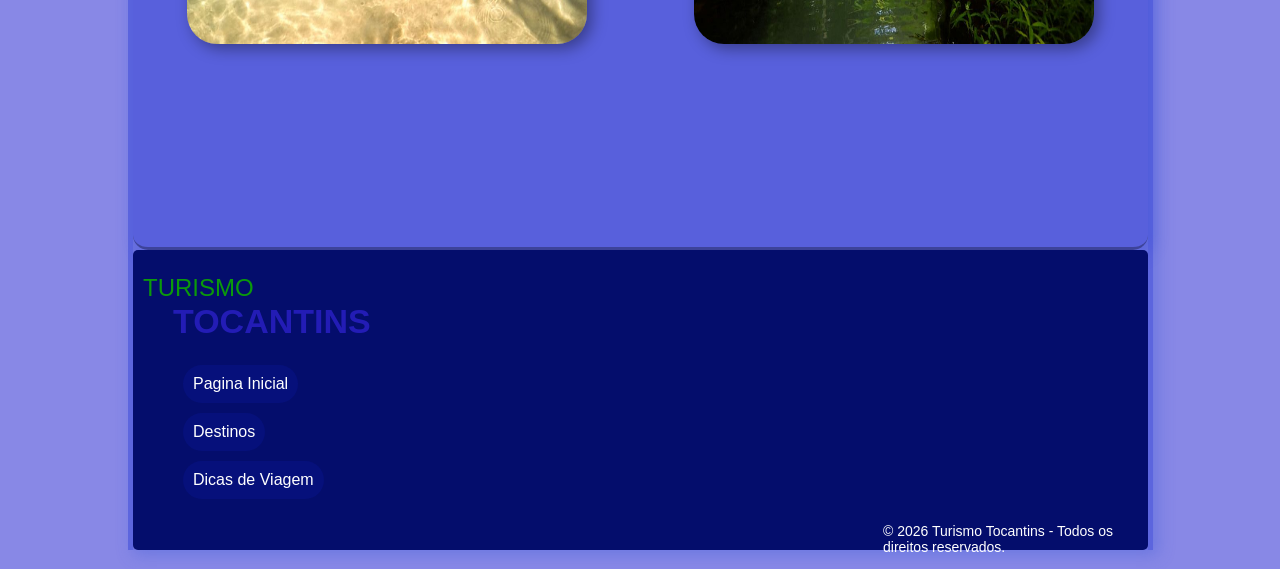
<file: Paginas/Jalapão.html>
<!DOCTYPE html>
<html lang="en">

<head>
    <meta charset="UTF-8">
    <meta name="viewport" content="width=device-width, initial-scale=1.0">
    <title>Jalapão</title>
    <link rel="stylesheet" href="CSS/CSS-jalapao.CSS">
</head>

<body>

    <div>

        <div class="esquerda">
            <a href="../index.html" class="Voltar">⬅ Voltar</a>
        </div>

        <div class="meio">
            <div class="jalapa">
                <h1>Jalapão</h1>
            </div>
            <h2>DUNAS DO JALAPÃO</h2>
            <br>
            <div class="imagem1">
                <img src="Img/Jalapão/As Dunas/images (1).jpg" alt="" class="img-destaque">
            </div>
            <br><br>
            <p>As Dunas do Jalapão são formações de areia dourada no Parque Estadual do Jalapão, Tocantins, oferecendo
                vistas panorâmicas e experiências únicas no cerrado brasileiro.
                Localização e Acesso
                As dunas estão localizadas dentro do Parque Estadual do Jalapão, a cerca de 37 km da cidade de Mateiros,
                no
                estado do Tocantins. O acesso principal é feito pela rodovia TO-255, sendo recomendado o uso de veículos
                4x4
                devido às estradas de terra e trechos de areia fofa. A entrada no parque é gratuita, mas é obrigatório
                seguir as trilhas demarcadas para preservar o ambiente natural.
                Jalapão 100 Limites
                <br><br>
                Formação e Características
                As dunas foram formadas pela erosão das rochas de arenito da Serra do Espírito Santo, com a ação do
                vento
                depositando a areia sempre no mesmo local, criando um verdadeiro “deserto” no cerrado. A altura das
                dunas
                pode chegar a 40 metros, e a areia apresenta tonalidades douradas que se intensificam ao pôr do sol,
                proporcionando um espetáculo visual único.
                Tripadvisor
                <br><br>
                Experiência de Visita
                O percurso até o topo da duna principal envolve cerca de 20 minutos de caminhada a partir do
                estacionamento,
                passando por trilhas laterais para preservar a formação. Durante a subida, é possível observar lagos que
                refletem a Serra do Espírito Santo e a vegetação típica de buritis. O pôr do sol é considerado o momento
                mais impressionante, quando a luz transforma a paisagem em tons dourados e alaranjados.
                Tripadvisor
                <br><br>
                Dicas de Segurança e Preparação
                Use roupas leves e chapéu, e aplique protetor solar devido à forte incidência solar.
                Leve água e lanches leves, pois não há estrutura de alimentação no local.
                Caminhe descalço na subida para sentir a areia macia, mas evite sair das trilhas demarcadas.
                Evite subir pelo paredão da duna, pois é proibido para preservar a formação natural.
                Planeje a visita no final da tarde para aproveitar o pôr do sol e evitar o calor intenso.

                <br><br>


                Outras Atrações Próximas
                Além das dunas, o Jalapão oferece fervedouros de águas cristalinas, cachoeiras como a Cachoeira da Velha
                e a
                Cachoeira do Formiga, e formações rochosas como a Serra do Espírito Santo e o Morro do Saca-Trapo.
                Muitos
                roteiros incluem hospedagem em Mateiros ou cidades vizinhas, garantindo conforto e acesso a guias
                especializados.
                Jalapão 100 Limites
                <br><br>
                Melhor Época para Visitar
                A melhor época é durante a estação seca, de maio a setembro, quando as estradas estão mais seguras e o
                clima
                é mais estável. No período chuvoso (outubro a abril), a região fica mais verde e exuberante, mas algumas
                estradas podem se tornar intransitáveis.
                Worldpackers
                Considerações Finais
                As Dunas do Jalapão são um destino imperdível para quem busca beleza natural, aventura e contato com a
                natureza intocada. Seguindo as regras do parque e aproveitando o pôr do sol, os visitantes podem
                vivenciar
                uma experiência única e memorável no coração do cerrado brasileiro.
            </p>
            <br><br>
            <div class="imagem">
                <img src="Img/Jalapão/As Dunas/images2.jpg" alt="">
                <img src="Img/Jalapão/As Dunas/images3.jpg" alt="">
            </div>
            <br><br><br><br>
            <div class="divisa"></div>

            <h2>CACHOEIRA DO FORMIGA</h2>
            <br>
            <div class="imagem1">
                <img src="Img/Jalapão/Cachoeira da Formiga/cachoeira-do-formiga.jpg" alt="" class="img-destaque">
            </div>
            <br><br>
            <p>O intenso verde esmeralda da água da Cachoeira do Formiga encanta os turistas que visitam o Jalapão.
                A cachoeira está entre as mais belas da região e, com toda certeza, entre as mais visitadas.
                A queda d’água não é muito grande, mas a piscina que se forma é maravilhosa!
                E a boa notícia é que a água não é supergelada, pelo contrário, é na temperatura exata para aplacar o
                calor do Jalapão sem deixar ninguém morrendo de frio.
                Além da ótima temperatura, a água da Cachoeira do Formiga é tão transparente que permite ver o fundo de
                areia calcária.
                Quem mergulha consegue ainda ver a grande pedra que dá tons de azul a um dos trechos da cachoeira.
                Realmente espetacular!
                <br><br>
                A água da cachoeira escoa pela lateral do poço principal e forma uma deliciosa piscina de água natural
                bem ao lado.
                Ótima para relaxar e para quem não sabe nadar.
                Os turistas mais descolados poderão ainda se sentar no alto da queda d’água e aproveitar uma
                hidromassagem em meio à corredeira do Rio Formiga, que dá nome ao local.
                Ao final, aproveite para tomar uma cerveja gelada no Bar da Zéfa, localizado na entrada da cachoeira.
                Tripadvisor
                <br><br>
                A Cachoeira do Formiga está localizada em área particular e é cobrado ingresso para visitação.
                O custo, por pessoa, é de R$ 20.
                Na área, há também local para camping, com custo de R$ 30 por pessoa.
                O acesso é bem fácil e não exige trilhas para chegar ao local.
                Para visitar a cachoeira com poucos turistas, evite os dias de feriado prolongado.
                Ela é uma das mais populares atrações do Jalapão e costuma ter muita gente em dias mais concorridos.
                <br><br>
            </p>
            <br><br>
            <div class="imagem">
                <img src="Img/Jalapão/Cachoeira da Formiga/cachoeira-do-formiga (1).jpg" alt="">
                <img src="Img/Jalapão/Cachoeira da Formiga/cachoeira-do-formiga (2).jpg" alt="">
            </div>
            <br><br><br><br>
            <div class="divisa"></div>

            <h2>OS FERVEDOUROS</h2>
            <br>
            <div class="imagem1">
                <img src="Img/Jalapão/Os Fervedouros/fervedouro-bela-vista.jpg" alt="" class="img-destaque">
            </div>
            <br><br>
            <p>A reação dos turistas ao entrarem pela primeira em um fervedouro é quase sempre uma grande e deliciosa
                gargalhada. Impossível não abrir um largo sorriso ao perceber que se está flutuando em uma piscina de
                água natural sobre uma potente nascente. E quando falamos em flutuar, queremos dizer que você pode até
                tentar, mas não conseguirá afundar. A pressão exercida pela água que jorra do lençol freático para a
                nascente é capaz de manter as pessoas em flutuação constante, sem nenhum esforço. Poderíamos comparar o
                fenômeno ao Mar Morto, por exemplo, mas não seria justo. A leveza com que se flutua no Jalapão é
                incomparável. Sinta-se à vontade e sente-se na água, literalmente, para curtir o momento.
                <br><br>
                No Jalapão, há fervedouros de vários tamanhos, formatos, cores de água e intensidade de flutuação.
                Estima-se que haja mais de vinte em toda a região, mas atualmente apenas oito estão abertos à visitação.
                Todos eles estão localizados em áreas particulares ao longo da TO-110, estrada que liga Mateiros a São
                Félix. O ingresso, por pessoa, varia entre R$ 10 e R$ 25 reais. Cada fervedouro tem uma capacidade
                específica para visitantes, sendo permitido nadar ao mesmo tempo entre quatro e dez pessoas. E como a
                capacidade de visitação é baixa, o ideal é fugir de agências com grupos grandes e também de feriados
                prolongados para não ter que esperar na fila até experimentar um “mergulho” no fervedouro. É uma
                experiência muito especial para ser vivida de maneira corrida.
                <br><br>
                O mais famoso fervedouro, e o primeiro a ser descoberto, é o Fervedouro do Ceiça, com um poço de água
                transparente em meio a bananeiras, o cenário faz com que esse seja um dos lugares mais espetaculares do
                Jalapão. Já o Fervedouro Bela Vista é considerado por muitos o mais belo da região. O grande poço
                redondo, com 15 metros de diâmetro e água extremamente azul, não deixa dúvidas do motivo do título. Bem
                parecido com o Bela Vista, porém com água em tons de verde, o Fervedouro do Alecrim também oferece um
                delicioso poço para flutuação. Já o Fervedouro do Encontro das Águas se destaca pela enorme potência da
                nascente, que faz com ele seja o mais forte do Jalapão. O tamanho reduzido (com capacidade para apenas
                quatro pessoas) não diminui a diversão de flutuar intensamente. O diferencial do Fervedouro do
                Buritizinho é a água extremamente transparente e azul, o que permite lindas fotos! Enquanto o Fervedouro
                dos Buritis e Fervedouro do Rio Sono têm lindos poços de água decorados por buritis. Mais regional
                impossível!
                <br><br>
                Os fervedouros são fenômenos naturais muito sensíveis e por isso há algumas regras que devem ser
                seguidas na hora da visita, entre elas: não pisar na borda do poço e evitar o uso de repelente e
                protetor solar no mergulho. Atualmente os fervedouros são abertos ao público e não há regularização para
                o turismo sustentável na região. Acredita-se que em pouco tempo o Jalapão passe por um processo similar
                ao que aconteceu em Bonito, onde os atrativos têm acesso controlado para não prejudicar o meio ambiente.
                Enquanto isso, seja um turista consciente e preserve o local o máximo possível.
            </p>
            <br><br>
            <div class="imagem">
                <img src="Img/Jalapão/Os Fervedouros/fervedouro-da-korubo.jpg" alt="">
                <img src="Img/Jalapão/Os Fervedouros/fervedouro-do-ceica.jpg" alt="">
            </div>
            <div class="rodape">
                <div class="turismo">
                    <p>TURISMO <br><b>TOCANTINS</b></p>
                </div>

                <a href="../index.html">Pagina Inicial</a>
                <a href="#">Destinos</a>
                <a href="#" class="dicas">Dicas de Viagem</a>

                <div class="copy">
                    <p>&copy; 2026 Turismo Tocantins - Todos os direitos reservados.</p>
                </div>
            </div>
        </div>


        <div class="direita">

        </div>
    </div>
</body>

</html>
</file>
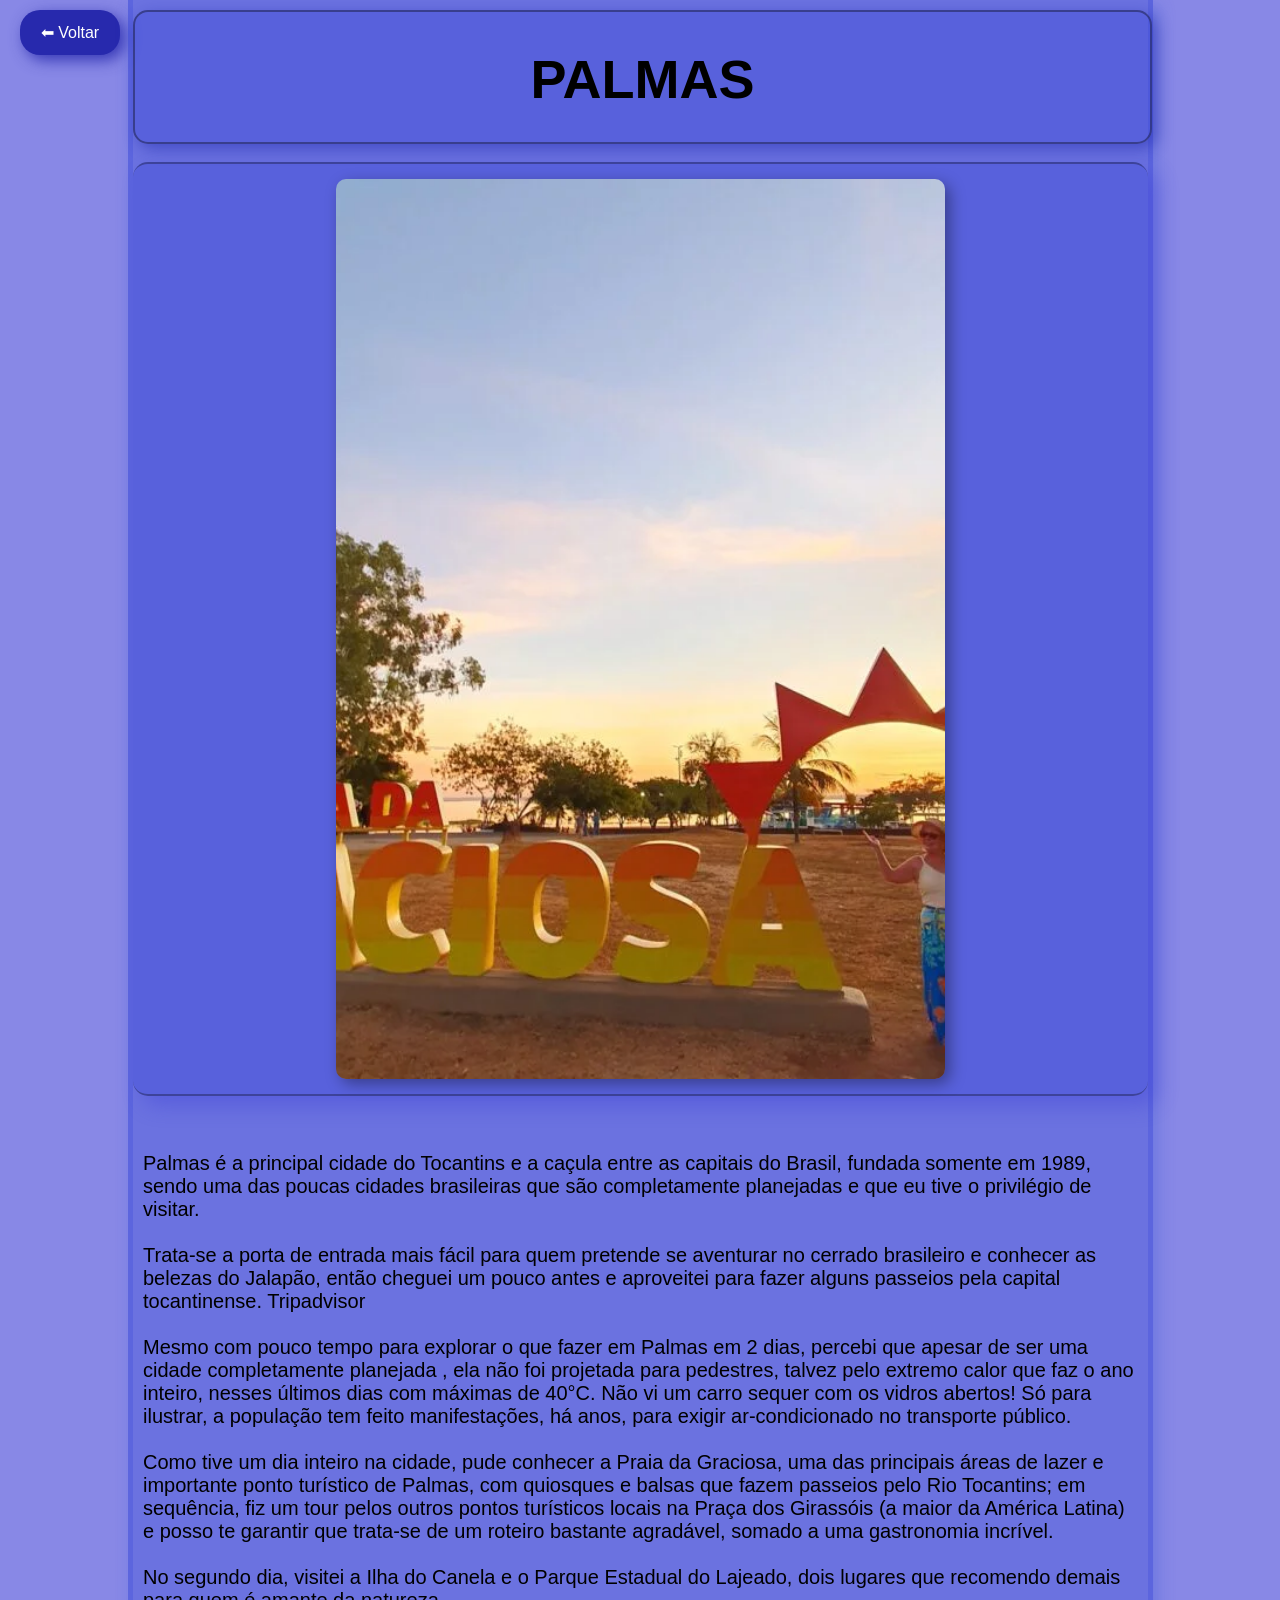
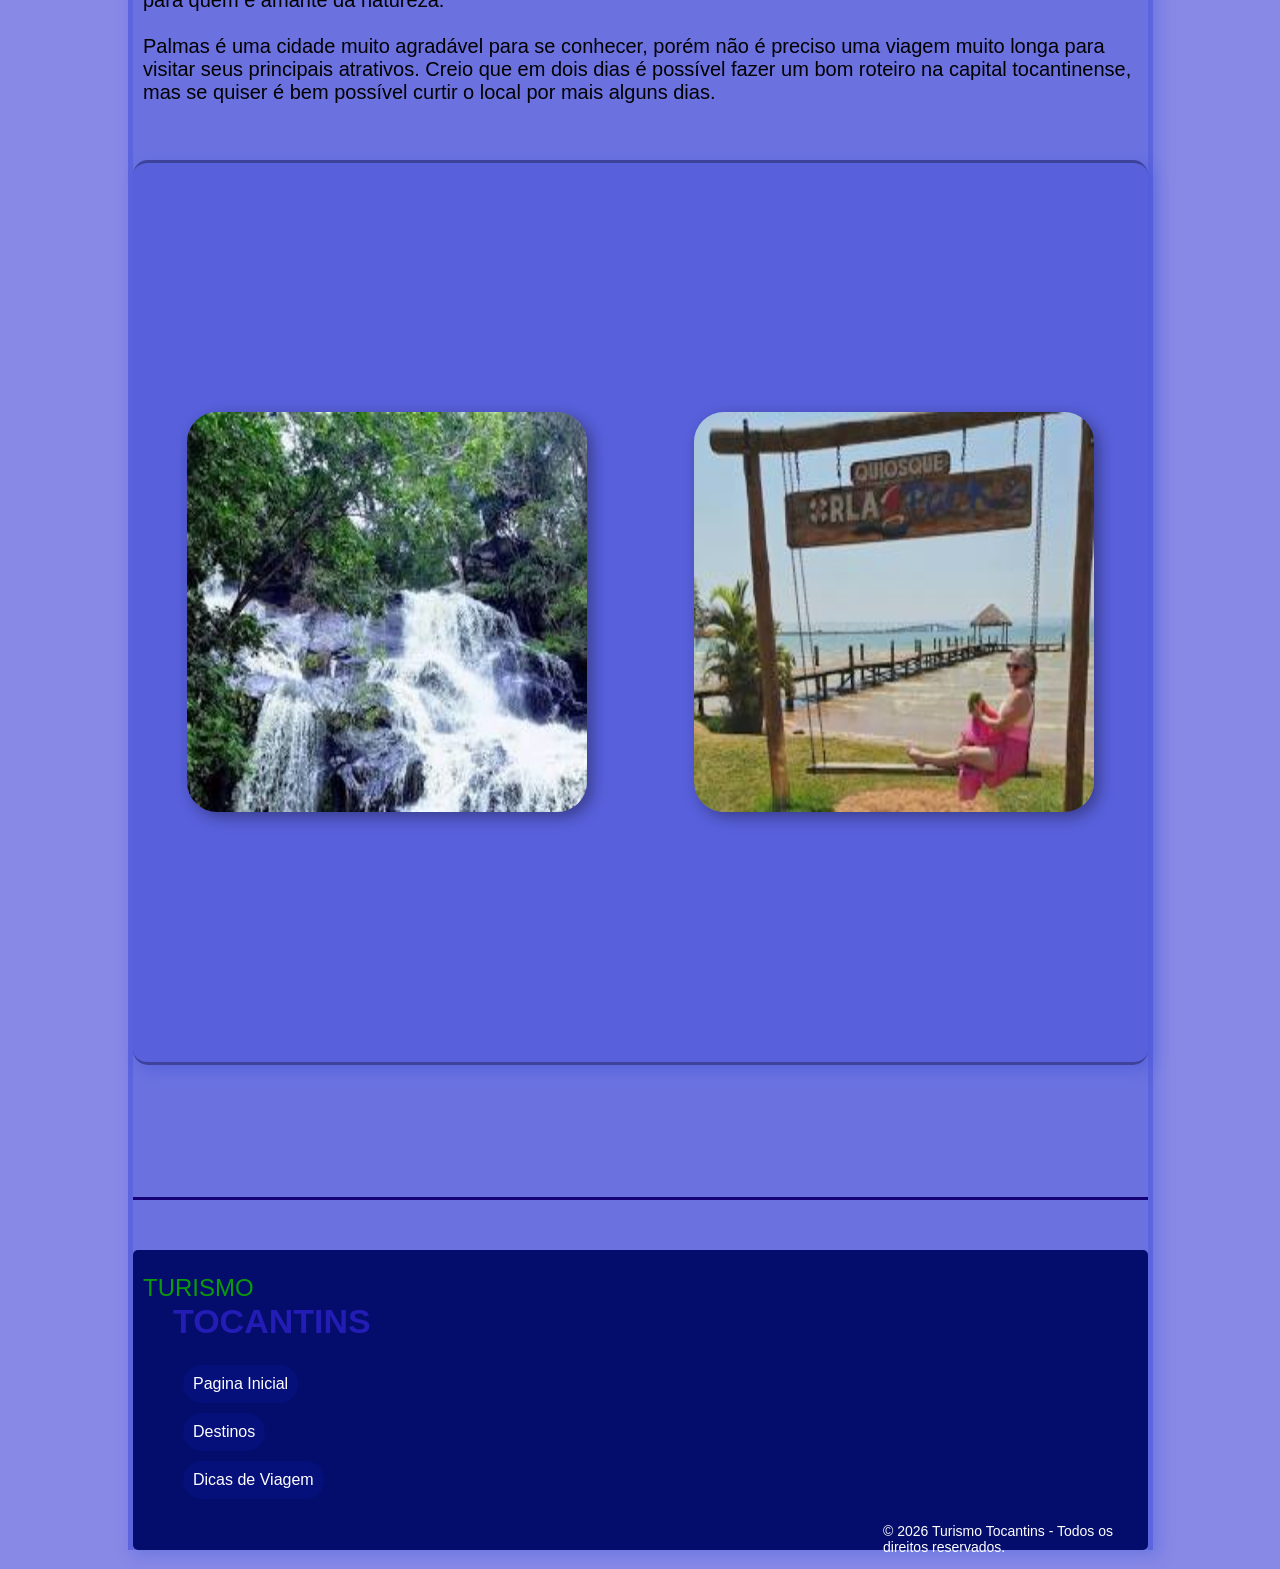
<file: Paginas/Palmas.html>
<!DOCTYPE html>
<html lang="en">

<head>
    <meta charset="UTF-8">
    <meta name="viewport" content="width=device-width, initial-scale=1.0">
    <title>Palmas</title>
    <link rel="stylesheet" href="CSS/CSS-Palmas.CSS">
</head>

<body>

    <div>

        <div class="esquerda">
            <a href="../index.html" class="Voltar">⬅ Voltar</a>
        </div>

        <div class="meio">
            <div class="jalapa">
                <h1>PALMAS</h1>
            </div>
            <br>
            <div class="imagem1">
                <img src="Img/Palmas/20230703_1345241-1024x768.webp" alt="" class="img-destaque">
            </div>
            <br><br>
            <p>Palmas é a principal cidade do Tocantins e a caçula entre as capitais do Brasil, fundada somente em 1989,
                sendo uma das poucas cidades brasileiras que são completamente planejadas e que eu tive o privilégio de
                visitar.
                <br><br>
                Trata-se a porta de entrada mais fácil para quem pretende se aventurar no cerrado brasileiro e conhecer
                as belezas do Jalapão, então cheguei um pouco antes e aproveitei para fazer alguns passeios pela capital
                tocantinense.
                Tripadvisor
                <br><br>
                Mesmo com pouco tempo para explorar o que fazer em Palmas em 2 dias, percebi que apesar de ser uma
                cidade completamente planejada , ela não foi projetada para pedestres, talvez pelo extremo calor que faz
                o ano inteiro, nesses últimos dias com máximas de 40°C.
                Não vi um carro sequer com os vidros abertos! Só para ilustrar, a população tem feito manifestações, há
                anos, para exigir ar-condicionado no transporte público.
                <br><br>
                Como tive um dia inteiro na cidade, pude conhecer a Praia da Graciosa, uma das principais áreas de lazer
                e importante ponto turístico de Palmas, com quiosques e balsas que fazem passeios pelo Rio Tocantins; em
                sequência, fiz um tour pelos outros pontos turísticos locais na Praça dos Girassóis (a maior da América
                Latina) e posso te garantir que trata-se de um roteiro bastante agradável, somado a uma gastronomia
                incrível.

                <br><br>


                No segundo dia, visitei a Ilha do Canela e o Parque Estadual do Lajeado, dois lugares que recomendo
                demais para quem é amante da natureza.
                <br><br>
                Palmas é uma cidade muito agradável para se conhecer, porém não é preciso uma viagem muito longa para
                visitar seus principais atrativos. Creio que em dois dias é possível fazer um bom roteiro na capital
                tocantinense, mas se quiser é bem possível curtir o local por mais alguns dias.
            </p>
            <br><br>
            <div class="imagem">
                <img src="Img/Palmas/images2.jpg" alt="">
                <img src="Img/Palmas/images3.jpg" alt="">
            </div>
            <br><br><br><br>
            <div class="divisa"></div>

            <div class="rodape">
                <div class="turismo">
                    <p>TURISMO <br><b>TOCANTINS</b></p>
                </div>

                <a href="../index.html">Pagina Inicial</a>
                <a href="#">Destinos</a>
                <a href="#" class="dicas">Dicas de Viagem</a>

                <div class="copy">
                    <p>&copy; 2026 Turismo Tocantins - Todos os direitos reservados.</p>
                </div>
            </div>
        </div>


        <div class="direita">

        </div>
    </div>
</body>

</html>
</file>
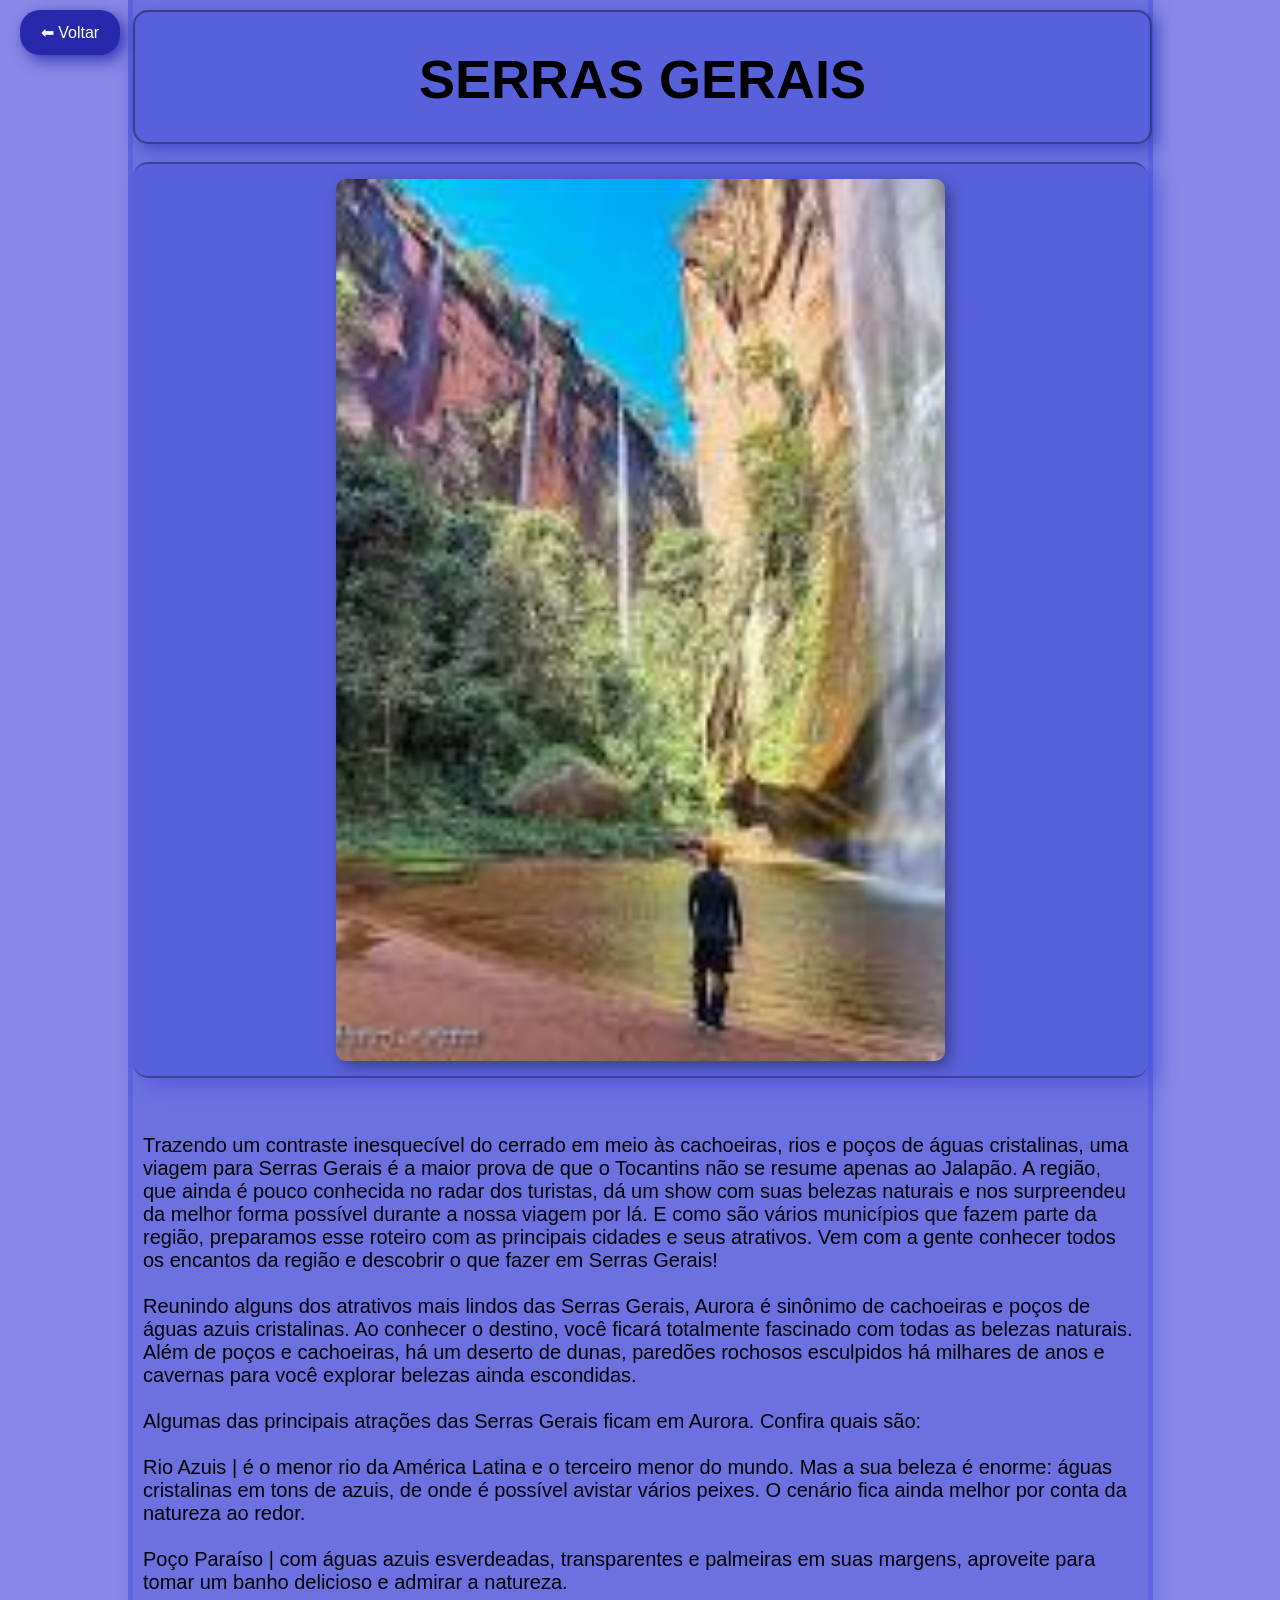
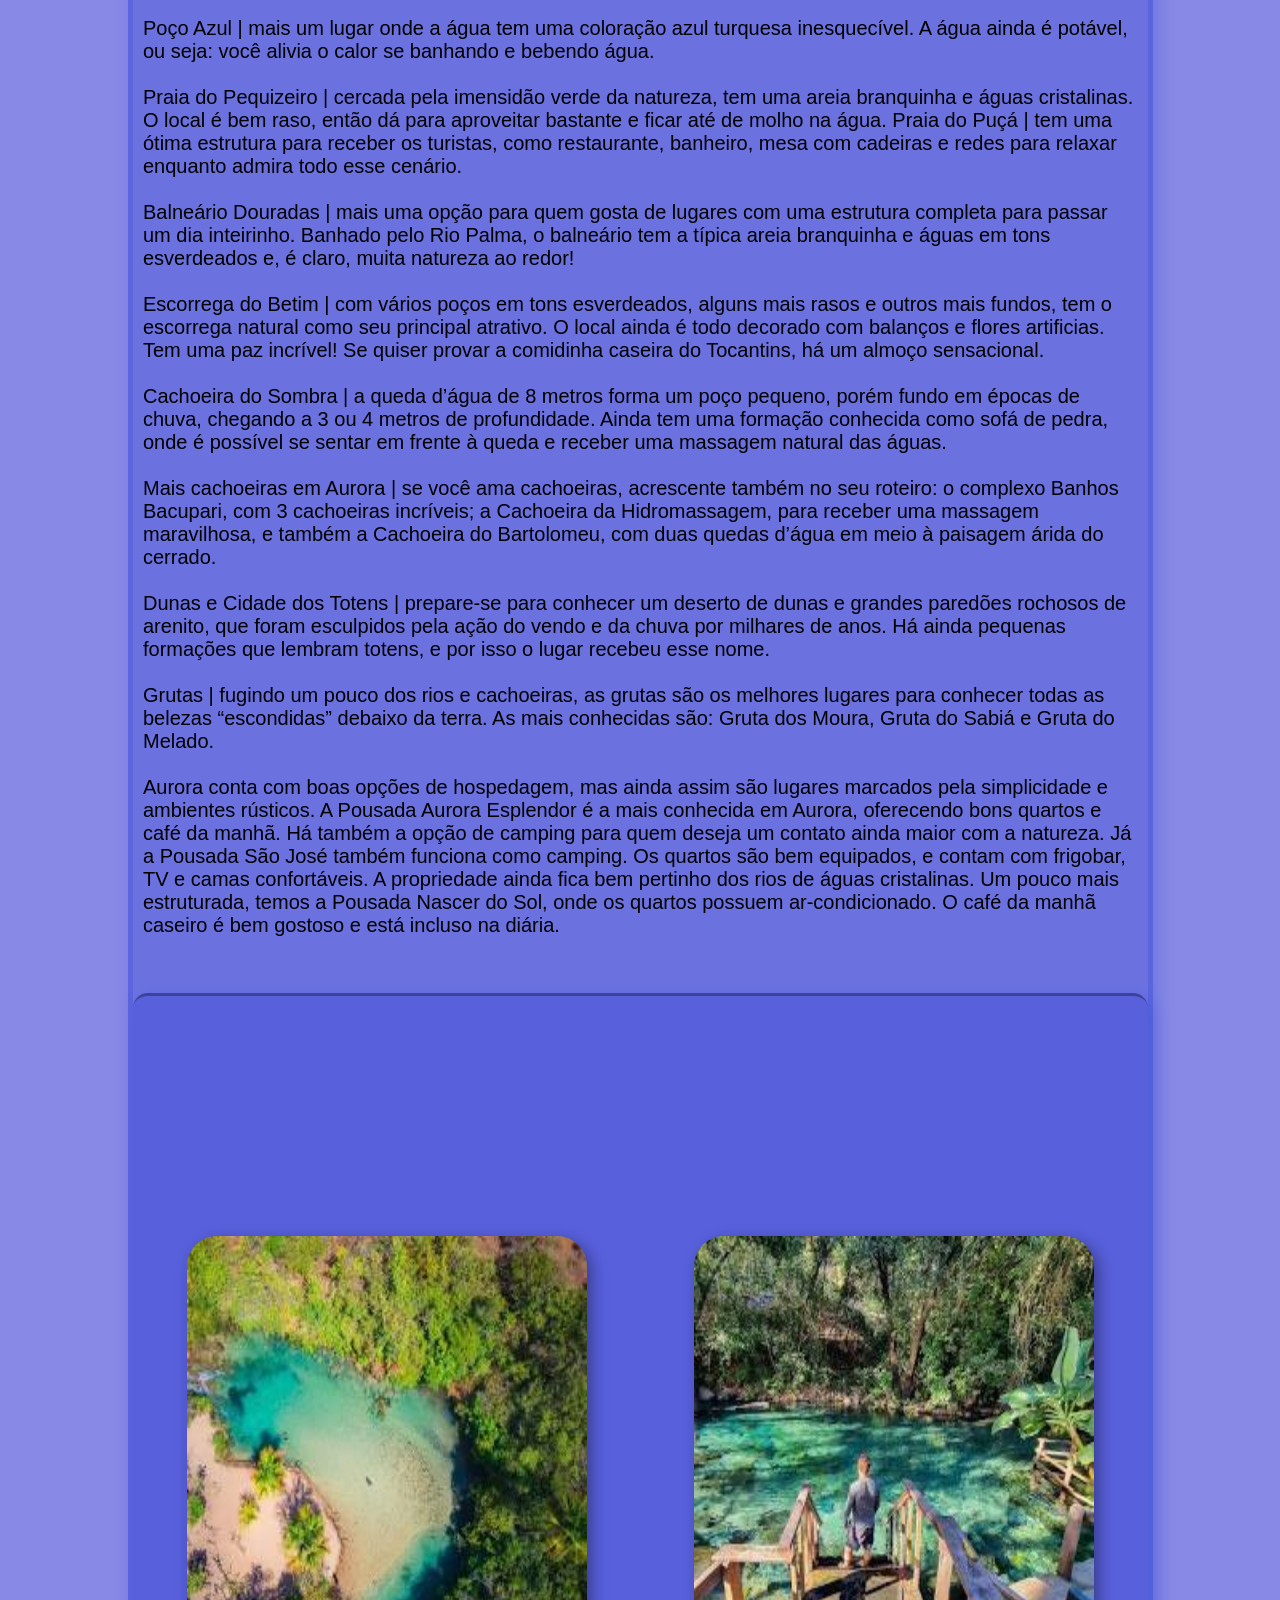
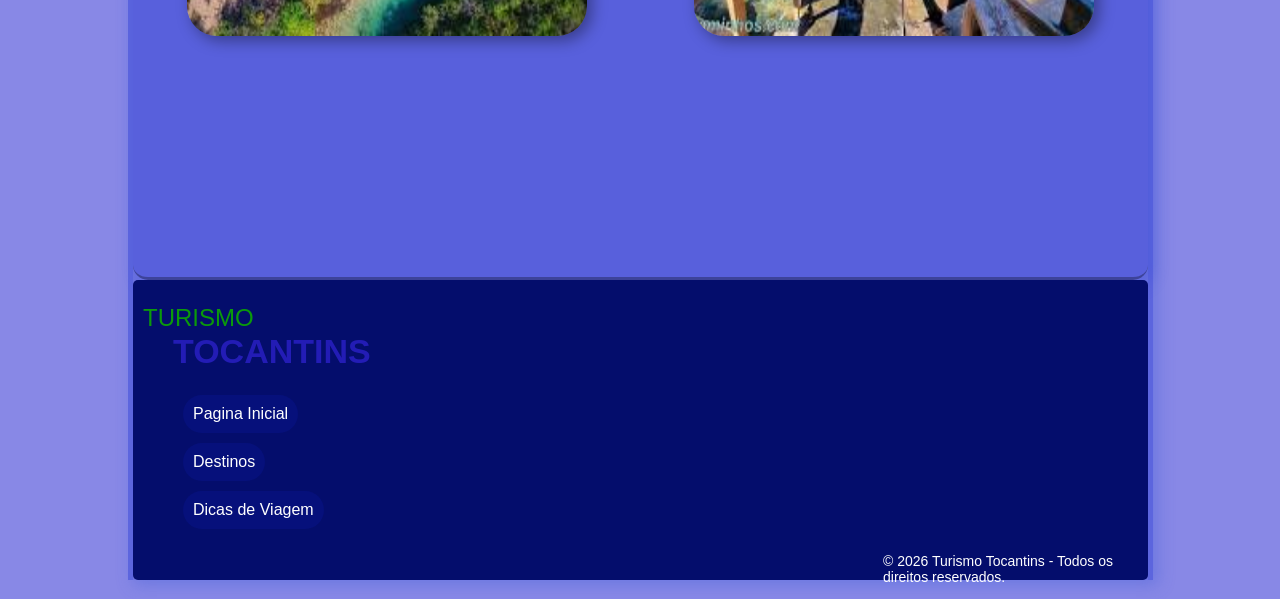
<file: Paginas/Serras Gerais.html>
<!DOCTYPE html>
<html lang="en">

<head>
    <meta charset="UTF-8">
    <meta name="viewport" content="width=device-width, initial-scale=1.0">
    <title>Serras Gerais</title>
    <link rel="stylesheet" href="CSS/CSS-Serras.CSS">
</head>

<body>

    <div>

        <div class="esquerda">
            <a href="../index.html" class="Voltar">⬅ Voltar</a>
        </div>

        <div class="meio">
            <div class="jalapa">
                <h1>SERRAS GERAIS</h1>
            </div>
            <br>
            <div class="imagem1">
                <img src="Img/Serras Gerais/images.jpg" alt="" class="img-destaque">
            </div>
            <br><br>
            <p>Trazendo um contraste inesquecível do cerrado em meio às cachoeiras, rios e poços de águas cristalinas,
                uma viagem para Serras Gerais é a maior prova de que o Tocantins não se resume apenas ao Jalapão.
                A região, que ainda é pouco conhecida no radar dos turistas, dá um show com suas belezas naturais e nos
                surpreendeu da melhor forma possível durante a nossa viagem por lá.
                E como são vários municípios que fazem parte da região, preparamos esse roteiro com as principais
                cidades e seus atrativos. Vem com a gente conhecer todos os encantos da região e descobrir o que fazer
                em Serras Gerais!
                <br><br>
                Reunindo alguns dos atrativos mais lindos das Serras Gerais, Aurora é sinônimo de cachoeiras e poços de
                águas azuis cristalinas.
                Ao conhecer o destino, você ficará totalmente fascinado com todas as belezas naturais. Além de poços e
                cachoeiras, há um deserto de dunas, paredões rochosos esculpidos há milhares de anos e cavernas para
                você explorar belezas ainda escondidas.
                <br><br>
                Algumas das principais atrações das Serras Gerais ficam em Aurora. Confira quais são:
                <br><br>
                Rio Azuis | é o menor rio da América Latina e o terceiro menor do mundo. Mas a sua beleza é enorme:
                águas cristalinas em tons de azuis, de onde é possível avistar vários peixes. O cenário fica ainda
                melhor por conta da natureza ao redor.
                <br><br>
                Poço Paraíso | com águas azuis esverdeadas, transparentes e palmeiras em suas margens, aproveite para
                tomar um banho delicioso e admirar a natureza.
                <br><br>
                Poço Azul | mais um lugar onde a água tem uma coloração azul turquesa inesquecível. A água ainda é
                potável, ou seja: você alivia o calor se banhando e bebendo água.
                <br><br>
                Praia do Pequizeiro | cercada pela imensidão verde da natureza, tem uma areia branquinha e águas
                cristalinas. O local é bem raso, então dá para aproveitar bastante e ficar até de molho na água.

                Praia do Puçá | tem uma ótima estrutura para receber os turistas, como restaurante, banheiro, mesa com
                cadeiras e redes para relaxar enquanto admira todo esse cenário.
                <br><br>
                Balneário Douradas | mais uma opção para quem gosta de lugares com uma estrutura completa para passar um
                dia inteirinho. Banhado pelo Rio Palma, o balneário tem a típica areia branquinha e águas em tons
                esverdeados e, é claro, muita natureza ao redor!
                <br><br>
                Escorrega do Betim | com vários poços em tons esverdeados, alguns mais rasos e outros mais fundos, tem o
                escorrega natural como seu principal atrativo. O local ainda é todo decorado com balanços e flores
                artificias. Tem uma paz incrível! Se quiser provar a comidinha caseira do Tocantins, há um almoço
                sensacional.
                <br><br>
                Cachoeira do Sombra | a queda d’água de 8 metros forma um poço pequeno, porém fundo em épocas de chuva,
                chegando a 3 ou 4 metros de profundidade. Ainda tem uma formação conhecida como sofá de pedra, onde é
                possível se sentar em frente à queda e receber uma massagem natural das águas.
                <br><br>
                Mais cachoeiras em Aurora | se você ama cachoeiras, acrescente também no seu roteiro: o complexo Banhos
                Bacupari, com 3 cachoeiras incríveis; a Cachoeira da Hidromassagem, para receber uma massagem
                maravilhosa, e também a Cachoeira do Bartolomeu, com duas quedas d’água em meio à paisagem árida do
                cerrado.
                <br><br>
                Dunas e Cidade dos Totens | prepare-se para conhecer um deserto de dunas e grandes paredões rochosos de
                arenito, que foram esculpidos pela ação do vendo e da chuva por milhares de anos. Há ainda pequenas
                formações que lembram totens, e por isso o lugar recebeu esse nome.
                <br><br>
                Grutas | fugindo um pouco dos rios e cachoeiras, as grutas são os melhores lugares para conhecer todas
                as belezas “escondidas” debaixo da terra. As mais conhecidas são: Gruta dos Moura, Gruta do Sabiá e
                Gruta do Melado.
                <br><br>
                Aurora conta com boas opções de hospedagem, mas ainda assim são lugares marcados pela simplicidade e
                ambientes rústicos.
                A Pousada Aurora Esplendor é a mais conhecida em Aurora, oferecendo bons quartos e café da manhã. Há
                também a opção de camping para quem deseja um contato ainda maior com a natureza.
                Já a Pousada São José também funciona como camping. Os quartos são bem equipados, e contam com frigobar,
                TV e camas confortáveis. A propriedade ainda fica bem pertinho dos rios de águas cristalinas.
                Um pouco mais estruturada, temos a Pousada Nascer do Sol, onde os quartos possuem ar-condicionado. O
                café da manhã caseiro é bem gostoso e está incluso na diária.

            </p>
            <br><br>
            <div class="imagem">
                <img src="Img/Serras Gerais/images2.jpg" alt="">
                <img src="Img/Serras Gerais/images3.jpg" alt="">
            </div>

            <div class="rodape">
                <div class="turismo">
                    <p>TURISMO <br><b>TOCANTINS</b></p>
                </div>

                <a href="../index.html">Pagina Inicial</a>
                <a href="#">Destinos</a>
                <a href="#" class="dicas">Dicas de Viagem</a>

                <div class="copy">
                    <p>&copy; 2026 Turismo Tocantins - Todos os direitos reservados.</p>
                </div>
            </div>
        </div>


        <div class="direita">

        </div>
    </div>
</body>

</html>
</file>
<file: CSS/Style.CSS>
body {
    font-family: Arial, sans-serif;
    width: 100%;
    height: 1800px;
    margin: 0;
    padding: 0;
    background-color: #F5F5F5;
    flex-direction: column;
}

.img-fundo {
    object-fit: cover;
    width: 100%;
    height: 450px;
    margin: 0;
    opacity: 0.7;

}

.Titulo {
    position: absolute;
    top: 5px;
    left: 30px;
    color: rgb(255, 255, 255);
    font-size: 14px;
    font-weight: bold;
}

.Titulo p {
    color: rgb(11, 154, 11);
    margin: 0;
    padding: 0;
}

.Titulo h1 {
    font-size: 24px;
    margin: 0;
    padding: 0;
    color: rgba(47, 35, 209, 0.721);
}

.btn-cabecario {
    display: inline-block;
    background-color: #243399;
    color: rgb(255, 255, 255);
    padding: 10px 20px;
    border-radius: 28px;
    margin-top: 20px;
    font-size: 18px;
}

.Texto-cabecario {
    position: absolute;
    width: 500px;
    height: 100px;
    top: 150px;
    left: 30px;
    padding-left: 100px;
    color: rgb(255, 255, 255);
}

a {
    text-decoration: none;
    color: rgb(255, 255, 255);
    border-radius: 28px;
    padding: 8px;
    margin: 0 5px;
    font-size: 18px;
}

a:hover {
    background-color: #0ff147;
    color: rgb(0, 0, 0);
}

.menu {
    position: absolute;
    top: 10px;
    border-radius: 28px;
    align-items: center;
}

.Cabecario {
    display: flex;
    background-color: #383838;
    flex-direction: row;
    justify-content: end;
    transition: transform 0.3s ease;
    box-shadow: 20px 15px 30px rgba(8, 0, 255, 0.5);
}

.Cabecario:hover {
    transform: scale(1.01);
}

.Destaques {
    display: flex;
    flex-direction: row;
    align-items: center;
    padding: 20px;
    background-color: rgba(47, 50, 255, 0.175);
}

.cards-container {
    display: flex;
    background-color: #081fb76a;
    border-radius: 25px;
    gap: 20px;
    padding: 10px;
    box-shadow: 5px 5px 30px rgba(3, 0, 205, 0.633);
}

.card-destino {
    position: relative;
    height: 400px;
    border-radius: 15px;
    overflow: hidden;
    box-shadow: 0 8px 15px rgba(0, 0, 0, 0.2);
    transition: transform 0.3s ease;
}

.card-destino:hover {
    transform: scale(1.03);
}

.card-destino img {
    width: 100%;
    height: 100%;
    object-fit: cover;
}

.card-overlay {
    position: absolute;
    bottom: 0;
    left: 0;
    width: 100%;
    padding: 20px;

    background: linear-gradient(transparent, rgba(0, 0, 0, 0.8));
    color: white;
    display: flex;
    flex-direction: column;
    justify-content: flex-end;
}

.card-overlay h3 {
    font-size: 1.1rem;
    margin-bottom: 15px;
    line-height: 1.4;
}

.btn-saiba-mais {
    align-self: flex-start;
    background-color: #243399;
    color: #ffffff;
    padding: 8px 15px;
    border-radius: 20px;
    text-decoration: none;
    font-size: 0.8rem;
    font-weight: bold;
    transition: 0.3s;
}

.btn-saiba-mais:hover {
    background-color: #0ff147;
}

.depoimentos {
    margin: 0;
    padding-top: 30px;
    padding-bottom: 120px;
    background-color: rgba(47, 50, 255, 0.175);
    text-align: center;
    flex-direction: row;
}

.titulo-secao {
    font-family: 'Playfair Display', serif;
    font-size: 2.5rem;
    margin-bottom: 40px;
    color: #333;
}

.depoimentos-container {
    display: flex;
    gap: 80px;
    width: 100%;
    justify-content: center;
    flex-wrap: wrap; 
    background-color: #64ff8b4e;
    box-shadow: 5px 5px 30px rgba(3, 0, 205, 0.633);
}

.depoimento-card {
    background: white;
    padding: 20px;
    border-radius: 15px;
    box-shadow: 0 10px 30px rgba(0, 0, 0, 0.05);
    max-width: 350px;
    text-align: left;
    margin-top: 30px;
    margin-bottom: 30px;
}

.estrelas {
    color: #ffcc00;
    margin-bottom: 15px;
}

.depoimento-card p {
    font-style: italic;
    color: #666;
    line-height: 1.6;
}

.cliente {
    display: flex;
    align-items: center;
    margin-top: 20px;
    gap: 15px;
}

.cliente img {
    width: 50px;
    height: 50px;
    border-radius: 50%;
    object-fit: cover;
}

.rodape-principal {
    background-color: #0b1d2a; 
    color: #ffffff;
    padding: 60px 10% 20px;
    font-family: 'Montserrat', sans-serif;
}

.rodape-container {
    display: flex;
    justify-content: space-between;
    flex-wrap: wrap;
    gap: 40px;
    margin-bottom: 40px;
}

.rodape-coluna {
    flex: 1;
    min-width: 200px;
}

.logo-rodape {
    font-family: 'Playfair Display', serif;
    font-size: 1.5rem;
    margin-bottom: 20px;
}
.rodape-coluna h3 {
    color:rgb(11, 154, 11);
    font-size: 20px;
}
.logo-rodape span {
    color: rgba(47, 35, 209, 0.721);
    margin-left: 40px;
    font-size: 32px;
}

.rodape-coluna h4 {
    margin-bottom: 20px;
    font-size: 1.1rem;
    text-transform: uppercase;
    letter-spacing: 1px;
}

.rodape-coluna ul {
    list-style: none;
    padding: 0;
}

.rodape-coluna ul li {
    margin-bottom: 10px;
}

.rodape-coluna a {
    color: #bdc3c7;
    text-decoration: none;
    transition: 0.3s;
}

.rodape-coluna a:hover {
    color: #ffffff;
    padding-left: 5px;
}

.redes-sociais a {
    display: block;
    margin-bottom: 10px;
}

.rodape-direitos {
    border-top: 1px solid rgba(255, 255, 255, 0.1);
    padding-top: 20px;
    text-align: center;
    font-size: 0.9rem;
    color: #7f8c8d;
}
</file>
<file: Paginas/CSS/Style.CSS>
body {
    display: flex;
    background-color: rgba(57, 57, 214, 0.596);
    margin: 0;
    font-family: Arial, sans-serif;
    flex-direction: column;
}
div {
    display: flex;
    flex-direction: row;
    justify-content: space-between;
    width: 100%;
    height: 100vh;
}
.esquerda {
    display: flex;
    flex-direction: column;
    align-items: start;
    justify-content: start;
    width: 10%;
    height: 100vh;
}
.Voltar {
    margin: 10px;
    margin-left: 20px;
    text-decoration: none;
    background-color: rgb(39, 41, 173);
    color: white;
    border-radius: 20px;
    box-shadow: 5px 5px 15px rgba(39, 41, 173, 0.868);
    width: 100px;
    height: 45px;
    display: flex;
    align-items: center;
    justify-content: center;
    transition: transform 0.3s ease;
}
.Voltar:hover {
    transform: scale(1.05);
    background-color: rgb(9, 8, 82);
    color: rgba(255, 255, 255, 0.612);
}
.meio {
    display: flex;
    background-color: rgba(57, 75, 214, 0.366);
    box-shadow: 5px 5px 15px rgba(57, 91, 214, 0.366);
    border-left: 5px solid rgba(57, 70, 214, 0.3);
    border-right: 5px solid rgba(57, 70, 214, 0.3);
    flex-direction: column;
    align-items: start;
    justify-content: start;
    width: 80%;
    height: 350vh;
}
.meio h1 {
    font-size: 54px;
    font-family: Arial, "Helvetica Neue", Helvetica, sans-serif;
    margin-left: 10px;
    margin-right: 10px;
}
.meio h2 {
    font-size: 32px;
    margin-left: 10px;
    margin-right: 10px;
    margin-top: 45px;
    margin-bottom: 35px;
}
.meio p {
    font-size: 20px;
    margin-left: 10px;
    margin-right: 10px;
}
.jalapa {
    width: 100%;
    height: 130px;
    background-color: rgba(57, 70, 214, 0.366);
    border-radius: 15px;
    border: 2px solid rgba(0, 0, 0, 0.366);
    justify-content: center;
    margin-top: 10px;
    box-shadow: 5px 5px 15px rgba(21, 33, 169, 0.462);
}
.divisa {
    border-bottom: 3px solid #170176;
    margin: 0;
    margin-top: 50px;
    margin-bottom: 50px;
    padding: 0;
    width: 100%;
    height: 10px;
}
.imagem {
    background-color: rgba(57, 67, 214, 0.366);
    justify-content: space-around;
    align-items: center;
    border-top: 3px solid rgba(0, 0, 0, 0.3);
    border-bottom: 3px solid rgba(0, 0, 0, 0.3);
    border-radius: 15px;
    box-shadow: 5px 5px 15px rgba(57, 78, 214, 0.366);
}
.imagem1 {
    background-color: rgba(57, 70, 214, 0.366);
    justify-content: space-around;
    border-top: 2px solid rgba(0, 0, 0, 0.3);
    border-bottom: 2px solid rgba(0, 0, 0, 0.3);
    padding-top: 15px;
    padding-bottom: 15px;
    border-radius: 15px;
    box-shadow: 10px 10px 20px rgba(57, 60, 214, 0.366);
}
.imagem1 img {
    box-shadow: 5px 5px 15px rgba(0, 0, 0, 0.366);
}

.imagem img {
    display: flex;
    flex-direction: row;
    border-radius: 30px;
    gap: 5px;
    margin: 0;
    margin-top: 20px;
    margin-bottom: 20px;
    width: 400px;
    height: 400px;
    padding: 0;
    transition: transform 0.3s ease;
    box-shadow: 5px 5px 15px rgba(0, 0, 0, 0.366);
}
.imagem img:hover {
    transform: scale(1.05);
    box-shadow: 15px 15px 30px rgba(57, 60, 214, 0.566);
    cursor: pointer;
}
.img-destaque {
    width: 60%;
    height: auto;
    border-radius: 10px;
    object-fit: cover;
}
.rodape {
    background-color: rgb(4, 13, 108);
    height: 300px;
    border-radius: 5px;
    margin: 0;
    padding: 0;
    display: flex;
    align-items: start;
    justify-content: start;
    flex-direction: column;
}
.turismo p {
    color: rgb(11, 154, 11);
    font-size: 24px;
}
.turismo b {
    color: rgba(47, 35, 209, 0.721);
    margin-left: 30px;
    font-size: 34px;
}
.turismo p b{
    transition: transform 0.3s ease;
}
.turismo p b:hover {
    transform: scale(1.1);
    color: rgba(35, 125, 209, 0.921);
}
.rodape a {
    margin-left: 50px;
    text-decoration: none;
    background-color: rgba(16, 30, 184, 0.2);
    color: white;
    padding: 10px;
    border-radius: 30px;
    margin-bottom: 10px;
    transition: transform 0.3s ease;
}
.rodape a:hover {
    transform: scale(1.05);
    background-color: rgba(16, 30, 184, 0.7);
    color: rgb(255, 255, 255);
}
.copy p {
    margin-left: 750px;
    color: rgb(255, 255, 255);
    font-size: 14px;
}
.direita {
    display: flex;
    align-items: center;
    justify-content: center;
    width: 10%;
    height: 100vh;
}
</file>
<file: Paginas/CSS/CSS-jalapao.CSS>
body {
    display: flex;
    background-color: rgba(57, 57, 214, 0.596);
    margin: 0;
    font-family: Arial, sans-serif;
    flex-direction: column;
}
div {
    display: flex;
    flex-direction: row;
    justify-content: space-between;
    width: 100%;
    height: 100vh;
}
.esquerda {
    display: flex;
    flex-direction: column;
    align-items: start;
    justify-content: start;
    width: 10%;
    height: 100vh;
}
.Voltar {
    margin: 10px;
    margin-left: 20px;
    text-decoration: none;
    background-color: rgb(39, 41, 173);
    color: white;
    border-radius: 20px;
    box-shadow: 5px 5px 15px rgba(39, 41, 173, 0.868);
    width: 100px;
    height: 45px;
    display: flex;
    align-items: center;
    justify-content: center;
    transition: transform 0.3s ease;
}
.Voltar:hover {
    transform: scale(1.05);
    background-color: rgb(9, 8, 82);
    color: rgba(255, 255, 255, 0.612);
}
.meio {
    display: flex;
    background-color: rgba(57, 75, 214, 0.366);
    box-shadow: 5px 5px 15px rgba(57, 91, 214, 0.366);
    border-left: 5px solid rgba(57, 70, 214, 0.3);
    border-right: 5px solid rgba(57, 70, 214, 0.3);
    flex-direction: column;
    align-items: start;
    justify-content: start;
    width: 80%;
    height: 950vh;
}
.meio h1 {
    font-size: 54px;
    font-family: Arial, "Helvetica Neue", Helvetica, sans-serif;
    margin-left: 10px;
    margin-right: 10px;
}
.meio h2 {
    font-size: 32px;
    margin-left: 10px;
    margin-right: 10px;
    margin-top: 45px;
    margin-bottom: 35px;
}
.meio p {
    font-size: 20px;
    margin-left: 10px;
    margin-right: 10px;
}
.jalapa {
    width: 100%;
    height: 130px;
    background-color: rgba(57, 70, 214, 0.366);
    border-radius: 15px;
    border: 2px solid rgba(0, 0, 0, 0.366);
    justify-content: center;
    margin-top: 10px;
    box-shadow: 5px 5px 15px rgba(21, 33, 169, 0.462);
}
.divisa {
    border-bottom: 3px solid #170176;
    margin: 0;
    margin-top: 50px;
    margin-bottom: 50px;
    padding: 0;
    width: 100%;
    height: 10px;
}
.imagem {
    background-color: rgba(57, 67, 214, 0.366);
    justify-content: space-around;
    align-items: center;
    border-top: 3px solid rgba(0, 0, 0, 0.3);
    border-bottom: 3px solid rgba(0, 0, 0, 0.3);
    border-radius: 15px;
    box-shadow: 5px 5px 15px rgba(57, 78, 214, 0.366);
}
.imagem1 {
    background-color: rgba(57, 70, 214, 0.366);
    justify-content: space-around;
    border-top: 2px solid rgba(0, 0, 0, 0.3);
    border-bottom: 2px solid rgba(0, 0, 0, 0.3);
    padding-top: 15px;
    padding-bottom: 15px;
    border-radius: 15px;
    box-shadow: 10px 10px 20px rgba(57, 60, 214, 0.366);
}
.imagem1 img {
    box-shadow: 5px 5px 15px rgba(0, 0, 0, 0.366);
}

.imagem img {
    display: flex;
    flex-direction: row;
    border-radius: 30px;
    gap: 5px;
    margin: 0;
    margin-top: 20px;
    margin-bottom: 20px;
    width: 400px;
    height: 400px;
    padding: 0;
    transition: transform 0.3s ease;
    box-shadow: 5px 5px 15px rgba(0, 0, 0, 0.366);
}
.imagem img:hover {
    transform: scale(1.05);
    box-shadow: 15px 15px 30px rgba(57, 60, 214, 0.566);
    cursor: pointer;
}
.img-destaque {
    width: 60%;
    height: auto;
    border-radius: 10px;
    object-fit: cover;
}
.rodape {
    background-color: rgb(4, 13, 108);
    height: 300px;
    border-radius: 5px;
    margin: 0;
    padding: 0;
    display: flex;
    align-items: start;
    justify-content: start;
    flex-direction: column;
}
.turismo p {
    color: rgb(11, 154, 11);
    font-size: 24px;
}
.turismo b {
    color: rgba(47, 35, 209, 0.721);
    margin-left: 30px;
    font-size: 34px;
}
.turismo p b{
    transition: transform 0.3s ease;
}
.turismo p b:hover {
    transform: scale(1.1);
    color: rgba(35, 125, 209, 0.921);
}
.rodape a {
    margin-left: 50px;
    text-decoration: none;
    background-color: rgba(16, 30, 184, 0.2);
    color: white;
    padding: 10px;
    border-radius: 30px;
    margin-bottom: 10px;
    transition: transform 0.3s ease;
}
.rodape a:hover {
    transform: scale(1.05);
    background-color: rgba(16, 30, 184, 0.7);
    color: rgb(255, 255, 255);
}
.copy p {
    margin-left: 750px;
    color: rgb(255, 255, 255);
    font-size: 14px;
}
.direita {
    display: flex;
    align-items: center;
    justify-content: center;
    width: 10%;
    height: 100vh;
}
</file>
<file: Paginas/CSS/CSS-Palmas.CSS>
body {
    display: flex;
    background-color: rgba(57, 57, 214, 0.596);
    margin: 0;
    font-family: Arial, sans-serif;
    flex-direction: column;
}
div {
    display: flex;
    flex-direction: row;
    justify-content: space-between;
    width: 100%;
    height: 100vh;
}
.esquerda {
    display: flex;
    flex-direction: column;
    align-items: start;
    justify-content: start;
    width: 10%;
    height: 100vh;
}
.Voltar {
    margin: 10px;
    margin-left: 20px;
    text-decoration: none;
    background-color: rgb(39, 41, 173);
    color: white;
    border-radius: 20px;
    box-shadow: 5px 5px 15px rgba(39, 41, 173, 0.868);
    width: 100px;
    height: 45px;
    display: flex;
    align-items: center;
    justify-content: center;
    transition: transform 0.3s ease;
}
.Voltar:hover {
    transform: scale(1.05);
    background-color: rgb(9, 8, 82);
    color: rgba(255, 255, 255, 0.612);
}
.meio {
    display: flex;
    background-color: rgba(57, 75, 214, 0.366);
    box-shadow: 5px 5px 15px rgba(57, 91, 214, 0.366);
    border-left: 5px solid rgba(57, 70, 214, 0.3);
    border-right: 5px solid rgba(57, 70, 214, 0.3);
    flex-direction: column;
    align-items: start;
    justify-content: start;
    width: 80%;
    height: 350vh;
}
.meio h1 {
    font-size: 54px;
    font-family: Arial, "Helvetica Neue", Helvetica, sans-serif;
    margin-left: 10px;
    margin-right: 10px;
}
.meio h2 {
    font-size: 32px;
    margin-left: 10px;
    margin-right: 10px;
    margin-top: 45px;
    margin-bottom: 35px;
}
.meio p {
    font-size: 20px;
    margin-left: 10px;
    margin-right: 10px;
}
.jalapa {
    width: 100%;
    height: 130px;
    background-color: rgba(57, 70, 214, 0.366);
    border-radius: 15px;
    border: 2px solid rgba(0, 0, 0, 0.366);
    justify-content: center;
    margin-top: 10px;
    box-shadow: 5px 5px 15px rgba(21, 33, 169, 0.462);
}
.divisa {
    border-bottom: 3px solid #170176;
    margin: 0;
    margin-top: 50px;
    margin-bottom: 50px;
    padding: 0;
    width: 100%;
    height: 10px;
}
.imagem {
    background-color: rgba(57, 67, 214, 0.366);
    justify-content: space-around;
    align-items: center;
    border-top: 3px solid rgba(0, 0, 0, 0.3);
    border-bottom: 3px solid rgba(0, 0, 0, 0.3);
    border-radius: 15px;
    box-shadow: 5px 5px 15px rgba(57, 78, 214, 0.366);
}
.imagem1 {
    background-color: rgba(57, 70, 214, 0.366);
    justify-content: space-around;
    border-top: 2px solid rgba(0, 0, 0, 0.3);
    border-bottom: 2px solid rgba(0, 0, 0, 0.3);
    padding-top: 15px;
    padding-bottom: 15px;
    border-radius: 15px;
    box-shadow: 10px 10px 20px rgba(57, 60, 214, 0.366);
}
.imagem1 img {
    box-shadow: 5px 5px 15px rgba(0, 0, 0, 0.366);
}

.imagem img {
    display: flex;
    flex-direction: row;
    border-radius: 30px;
    gap: 5px;
    margin: 0;
    margin-top: 20px;
    margin-bottom: 20px;
    width: 400px;
    height: 400px;
    padding: 0;
    transition: transform 0.3s ease;
    box-shadow: 5px 5px 15px rgba(0, 0, 0, 0.366);
}
.imagem img:hover {
    transform: scale(1.05);
    box-shadow: 15px 15px 30px rgba(57, 60, 214, 0.566);
    cursor: pointer;
}
.img-destaque {
    width: 60%;
    height: auto;
    border-radius: 10px;
    object-fit: cover;
}
.rodape {
    background-color: rgb(4, 13, 108);
    height: 300px;
    border-radius: 5px;
    margin: 0;
    padding: 0;
    display: flex;
    align-items: start;
    justify-content: start;
    flex-direction: column;
}
.turismo p {
    color: rgb(11, 154, 11);
    font-size: 24px;
}
.turismo b {
    color: rgba(47, 35, 209, 0.721);
    margin-left: 30px;
    font-size: 34px;
}
.turismo p b{
    transition: transform 0.3s ease;
}
.turismo p b:hover {
    transform: scale(1.1);
    color: rgba(35, 125, 209, 0.921);
}
.rodape a {
    margin-left: 50px;
    text-decoration: none;
    background-color: rgba(16, 30, 184, 0.2);
    color: white;
    padding: 10px;
    border-radius: 30px;
    margin-bottom: 10px;
    transition: transform 0.3s ease;
}
.rodape a:hover {
    transform: scale(1.05);
    background-color: rgba(16, 30, 184, 0.7);
    color: rgb(255, 255, 255);
}
.copy p {
    margin-left: 750px;
    color: rgb(255, 255, 255);
    font-size: 14px;
}
.direita {
    display: flex;
    align-items: center;
    justify-content: center;
    width: 10%;
    height: 100vh;
}
</file>
<file: Paginas/CSS/CSS-Serras.CSS>
body {
    display: flex;
    background-color: rgba(57, 57, 214, 0.596);
    margin: 0;
    font-family: Arial, sans-serif;
    flex-direction: column;
}
div {
    display: flex;
    flex-direction: row;
    justify-content: space-between;
    width: 100%;
    height: 100vh;
}
.esquerda {
    display: flex;
    flex-direction: column;
    align-items: start;
    justify-content: start;
    width: 10%;
    height: 100vh;
}
.Voltar {
    margin: 10px;
    margin-left: 20px;
    text-decoration: none;
    background-color: rgb(39, 41, 173);
    color: white;
    border-radius: 20px;
    box-shadow: 5px 5px 15px rgba(39, 41, 173, 0.868);
    width: 100px;
    height: 45px;
    display: flex;
    align-items: center;
    justify-content: center;
    transition: transform 0.3s ease;
}
.Voltar:hover {
    transform: scale(1.05);
    background-color: rgb(9, 8, 82);
    color: rgba(255, 255, 255, 0.612);
}
.meio {
    display: flex;
    background-color: rgba(57, 75, 214, 0.366);
    box-shadow: 5px 5px 15px rgba(57, 91, 214, 0.366);
    border-left: 5px solid rgba(57, 70, 214, 0.3);
    border-right: 5px solid rgba(57, 70, 214, 0.3);
    flex-direction: column;
    align-items: start;
    justify-content: start;
    width: 80%;
    height: 420vh;
}
.meio h1 {
    font-size: 54px;
    font-family: Arial, "Helvetica Neue", Helvetica, sans-serif;
    margin-left: 10px;
    margin-right: 10px;
}
.meio h2 {
    font-size: 32px;
    margin-left: 10px;
    margin-right: 10px;
    margin-top: 45px;
    margin-bottom: 35px;
}
.meio p {
    font-size: 20px;
    margin-left: 10px;
    margin-right: 10px;
}
.jalapa {
    width: 100%;
    height: 130px;
    background-color: rgba(57, 70, 214, 0.366);
    border-radius: 15px;
    border: 2px solid rgba(0, 0, 0, 0.366);
    justify-content: center;
    margin-top: 10px;
    box-shadow: 5px 5px 15px rgba(21, 33, 169, 0.462);
}
.divisa {
    border-bottom: 3px solid #170176;
    margin: 0;
    margin-top: 50px;
    margin-bottom: 50px;
    padding: 0;
    width: 100%;
    height: 10px;
}
.imagem {
    background-color: rgba(57, 67, 214, 0.366);
    justify-content: space-around;
    align-items: center;
    border-top: 3px solid rgba(0, 0, 0, 0.3);
    border-bottom: 3px solid rgba(0, 0, 0, 0.3);
    border-radius: 15px;
    box-shadow: 5px 5px 15px rgba(57, 78, 214, 0.366);
}
.imagem1 {
    background-color: rgba(57, 70, 214, 0.366);
    justify-content: space-around;
    border-top: 2px solid rgba(0, 0, 0, 0.3);
    border-bottom: 2px solid rgba(0, 0, 0, 0.3);
    padding-top: 15px;
    padding-bottom: 15px;
    border-radius: 15px;
    box-shadow: 10px 10px 20px rgba(57, 60, 214, 0.366);
}
.imagem1 img {
    box-shadow: 5px 5px 15px rgba(0, 0, 0, 0.366);
}

.imagem img {
    display: flex;
    flex-direction: row;
    border-radius: 30px;
    gap: 5px;
    margin: 0;
    margin-top: 20px;
    margin-bottom: 20px;
    width: 400px;
    height: 400px;
    padding: 0;
    transition: transform 0.3s ease;
    box-shadow: 5px 5px 15px rgba(0, 0, 0, 0.366);
}
.imagem img:hover {
    transform: scale(1.05);
    box-shadow: 15px 15px 30px rgba(57, 60, 214, 0.566);
    cursor: pointer;
}
.img-destaque {
    width: 60%;
    height: auto;
    border-radius: 10px;
    object-fit: cover;
}
.rodape {
    background-color: rgb(4, 13, 108);
    height: 300px;
    border-radius: 5px;
    margin: 0;
    padding: 0;
    display: flex;
    align-items: start;
    justify-content: start;
    flex-direction: column;
}
.turismo p {
    color: rgb(11, 154, 11);
    font-size: 24px;
}
.turismo b {
    color: rgba(47, 35, 209, 0.721);
    margin-left: 30px;
    font-size: 34px;
}
.turismo p b{
    transition: transform 0.3s ease;
}
.turismo p b:hover {
    transform: scale(1.1);
    color: rgba(35, 125, 209, 0.921);
}
.rodape a {
    margin-left: 50px;
    text-decoration: none;
    background-color: rgba(16, 30, 184, 0.2);
    color: white;
    padding: 10px;
    border-radius: 30px;
    margin-bottom: 10px;
    transition: transform 0.3s ease;
}
.rodape a:hover {
    transform: scale(1.05);
    background-color: rgba(16, 30, 184, 0.7);
    color: rgb(255, 255, 255);
}
.copy p {
    margin-left: 750px;
    color: rgb(255, 255, 255);
    font-size: 14px;
}
.direita {
    display: flex;
    align-items: center;
    justify-content: center;
    width: 10%;
    height: 100vh;
}
</file>
